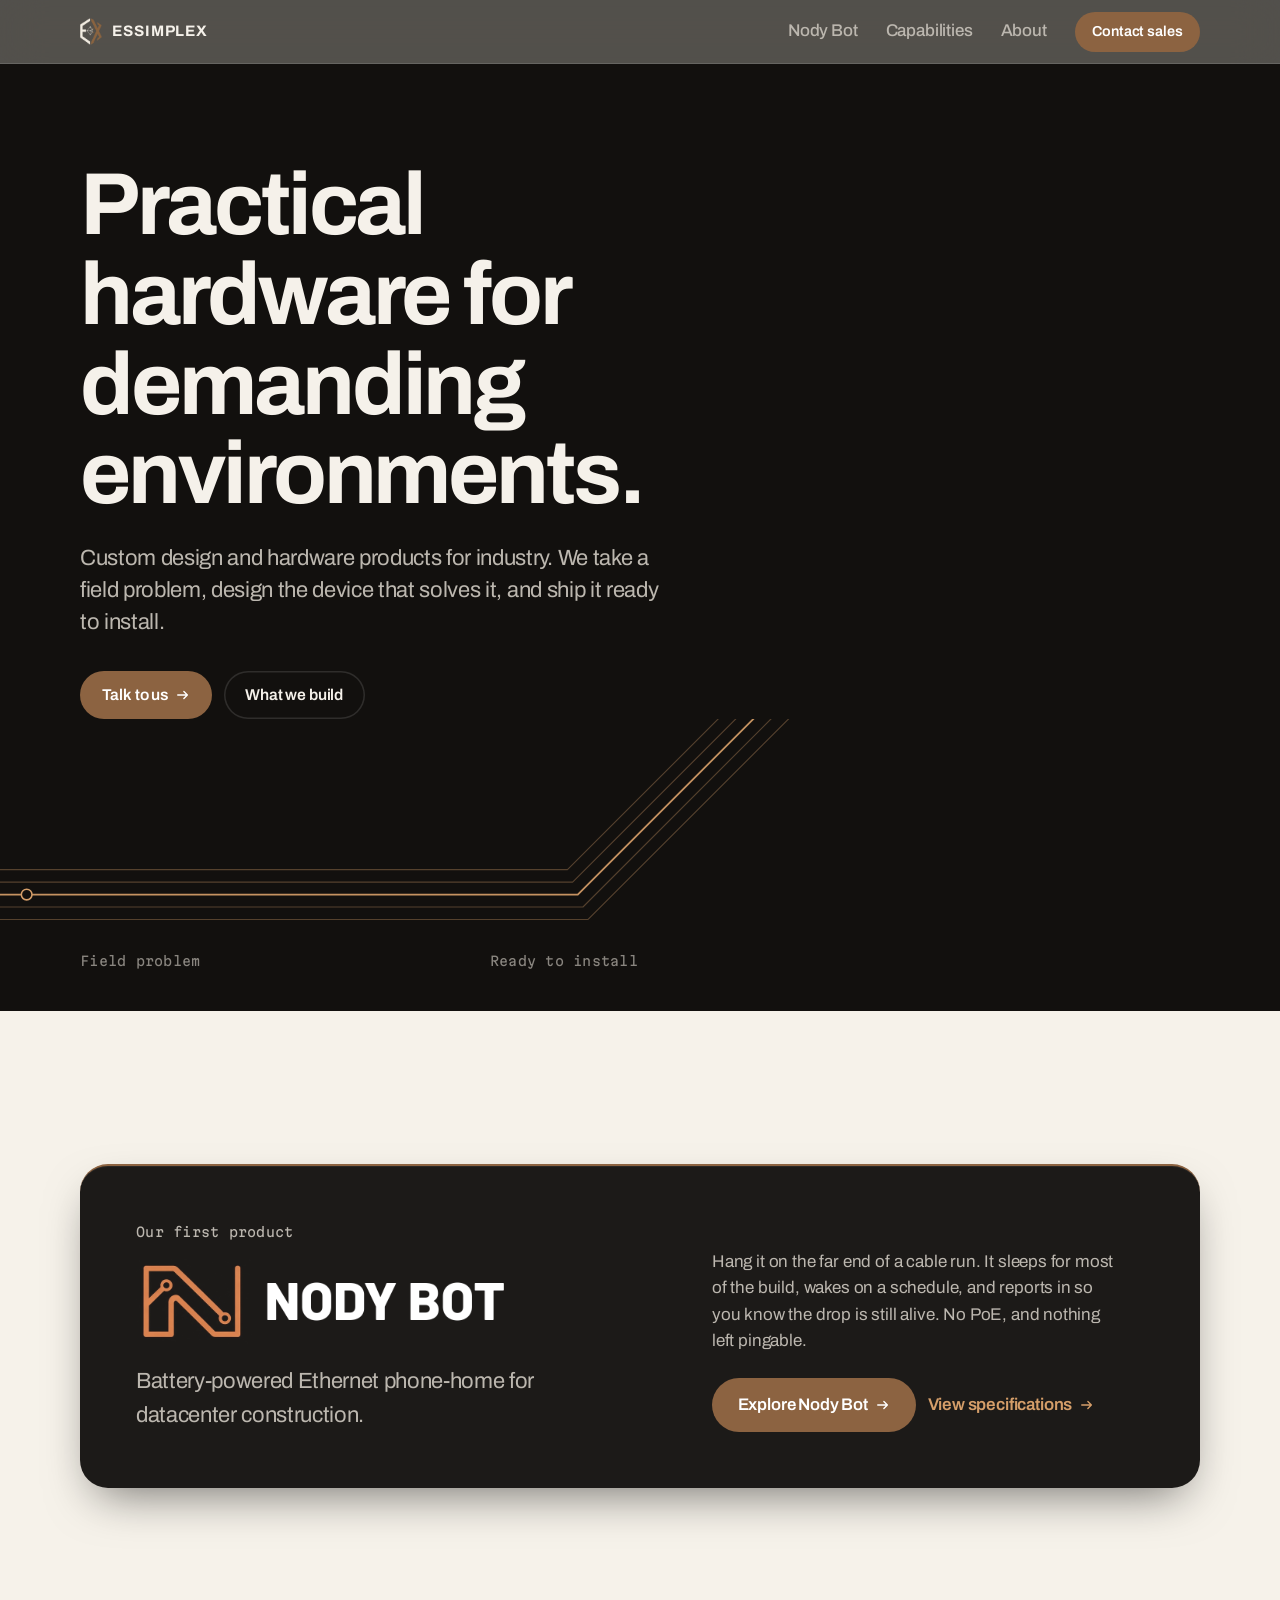
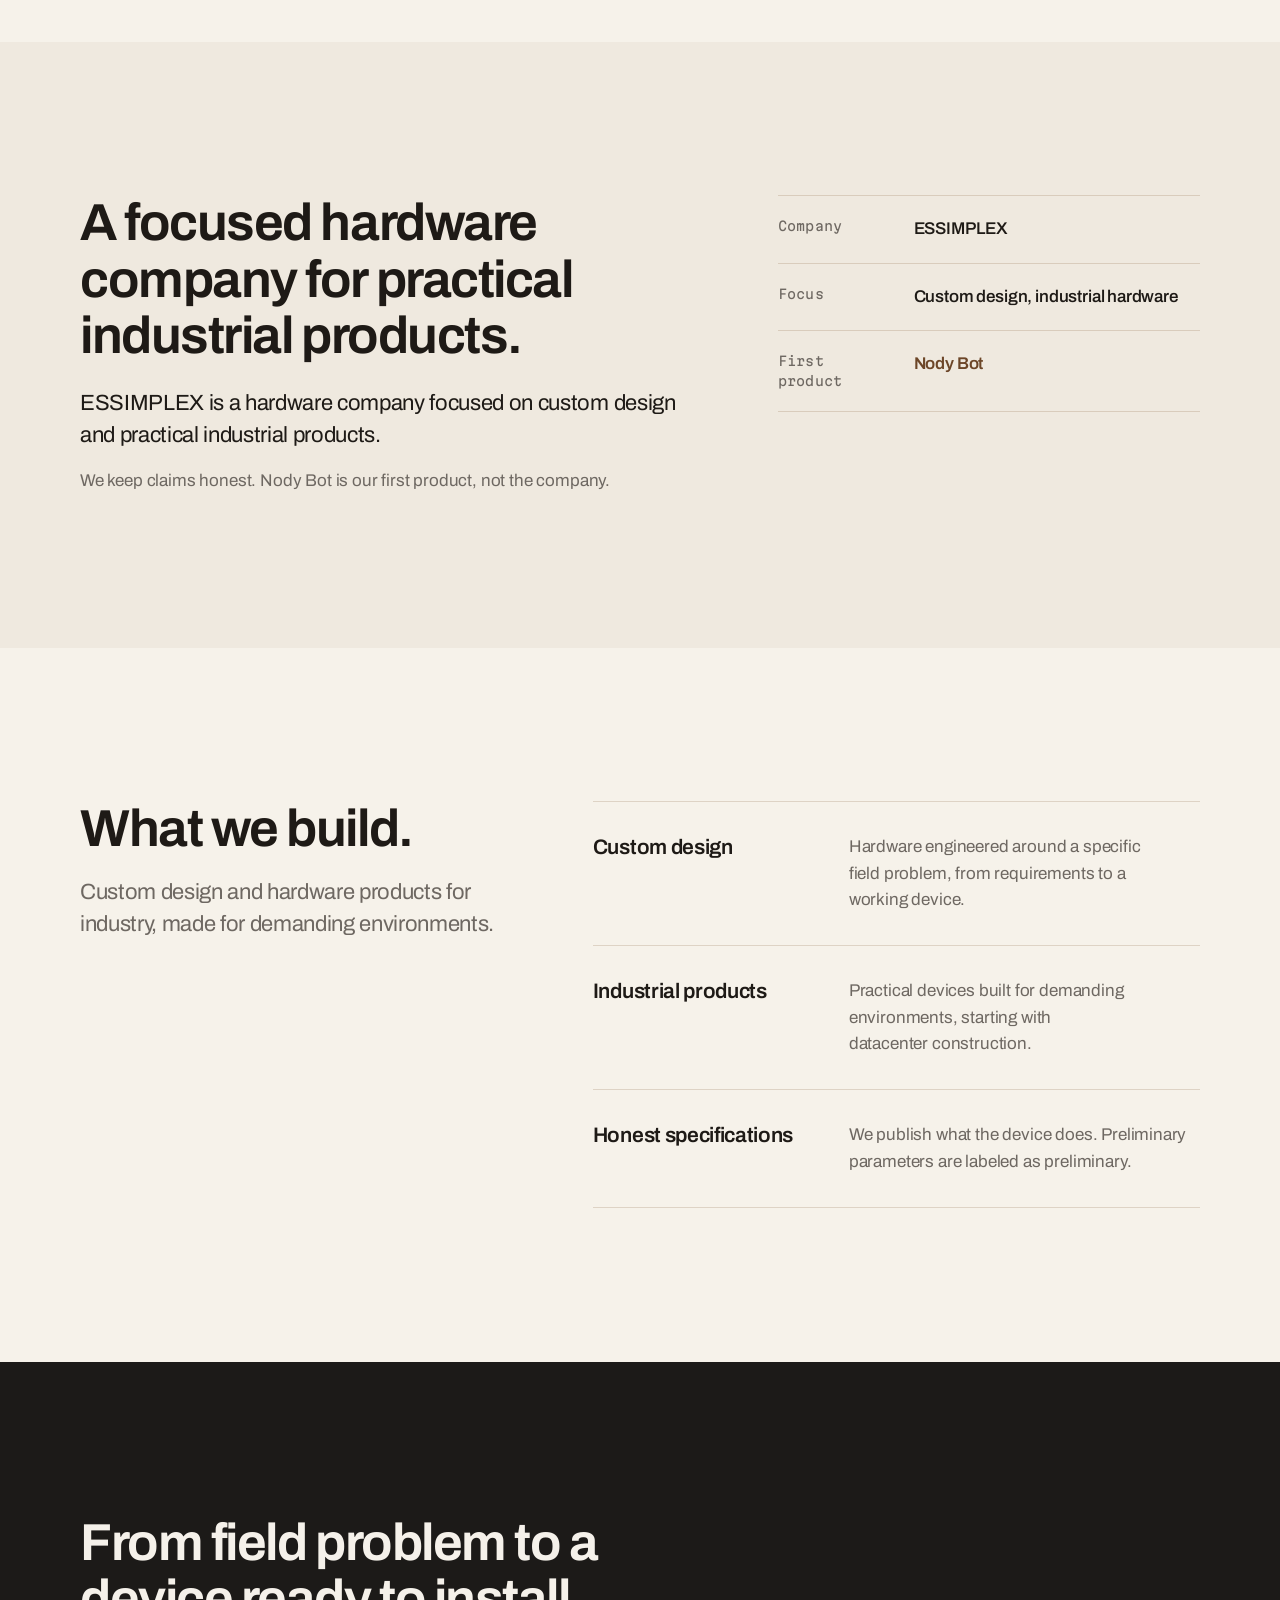
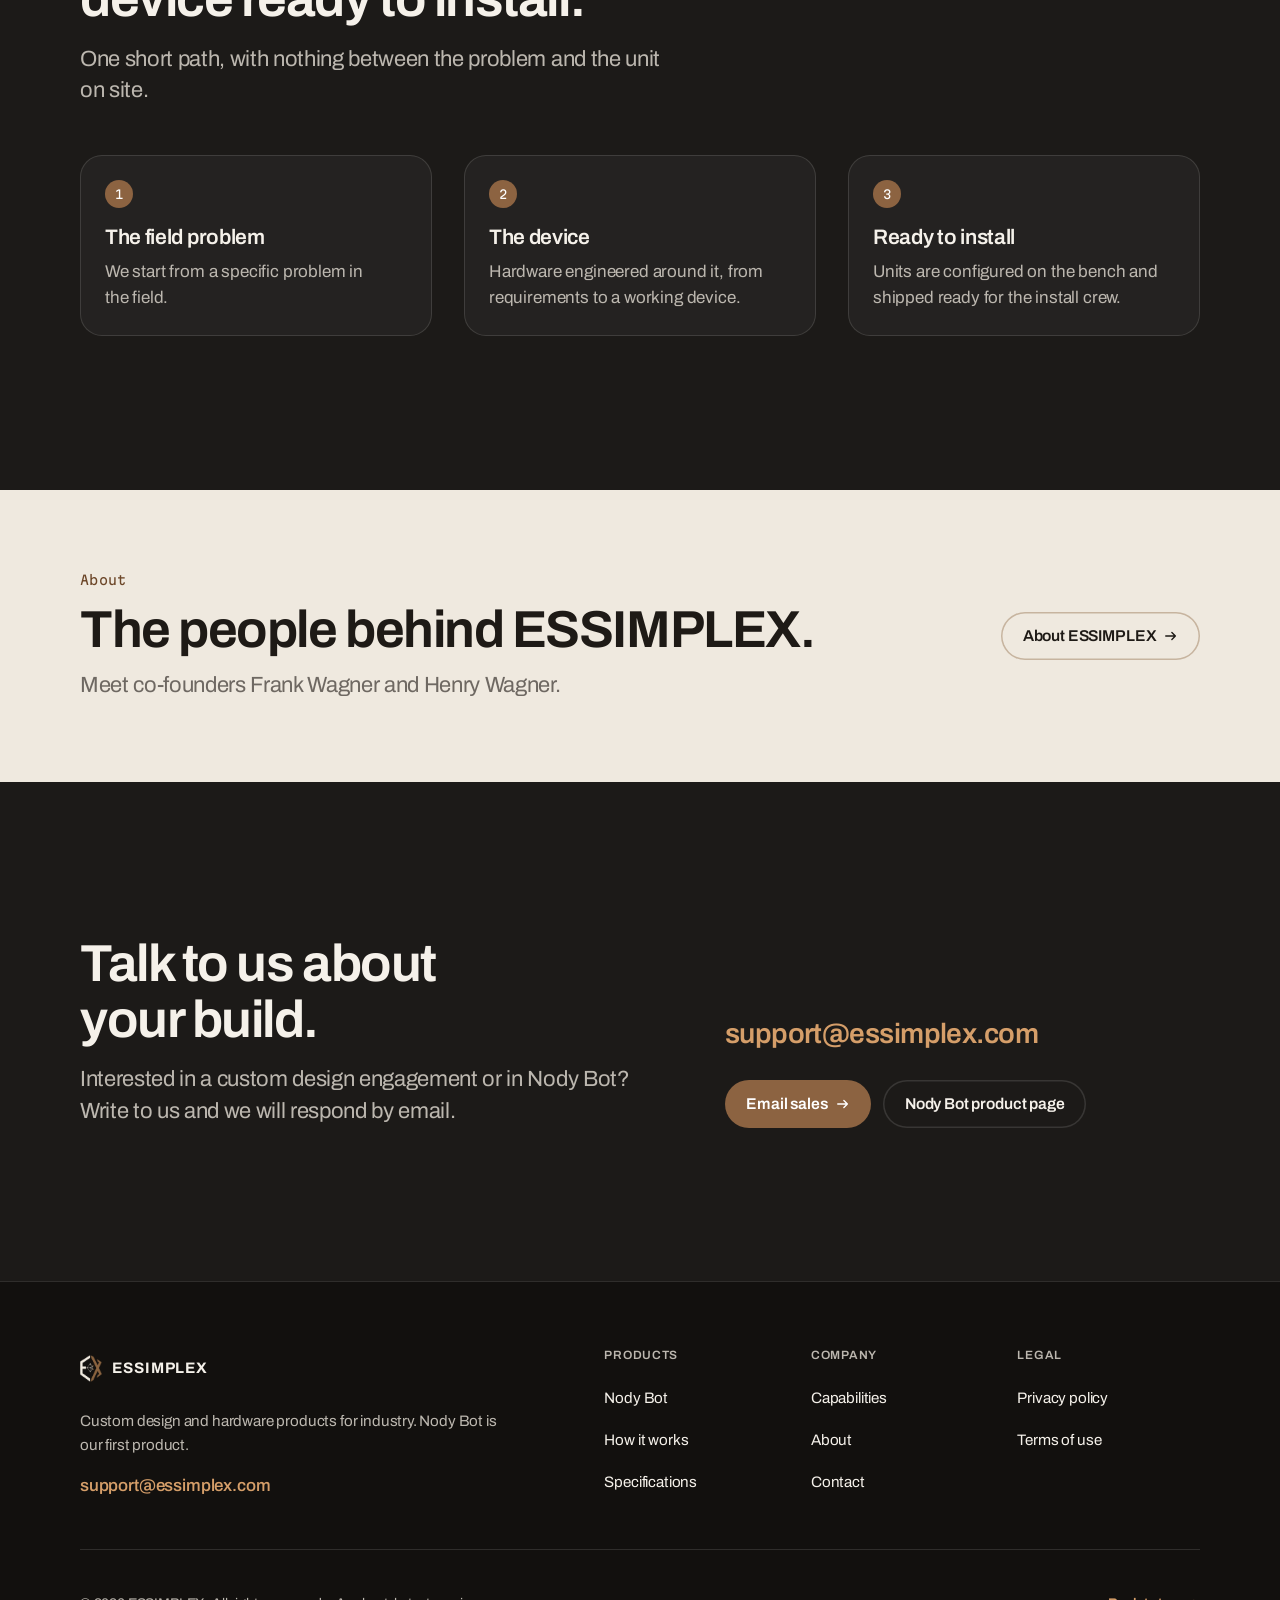
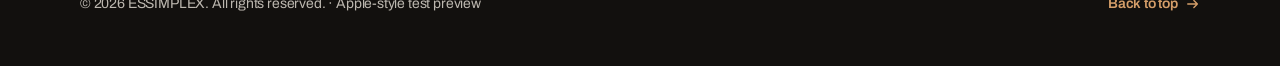
<file: index.html>
<!DOCTYPE html>
<html lang="en" class="no-js">
<head>
  <meta charset="utf-8" />
  <meta name="viewport" content="width=device-width, initial-scale=1" />
  <title>ESSIMPLEX | Custom design and hardware products for industry</title>
  <meta name="description" content="ESSIMPLEX designs and builds practical hardware for demanding environments: custom design and hardware products for industry, starting with Nody Bot." />
  <link rel="canonical" href="https://essimplex.com/" />
  <meta name="theme-color" content="#121110" />
  <link rel="icon" href="assets/favicon-32.png" type="image/png" sizes="32x32" />
  <link rel="icon" href="assets/favicon-16.png" type="image/png" sizes="16x16" />
  <link rel="apple-touch-icon" href="assets/apple-touch-icon.png" sizes="180x180" />
  <link rel="preload" href="assets/fonts/archivo-var.woff2" as="font" type="font/woff2" crossorigin />
  <link rel="preload" href="assets/fonts/martian-mono.woff2" as="font" type="font/woff2" crossorigin />
  <link rel="stylesheet" href="styles.css?v=20261030b" />
  <script>document.documentElement.className = document.documentElement.className.replace("no-js", "js");</script>
  <script src="app.js?v=20261030b" defer></script>
</head>
<body class="page-home">
  <a class="skip-link" href="#main">Skip to content</a>
  <header class="site-header" id="site-header">
    <div class="wrap header-inner">
      <a class="brand" href="index.html" aria-label="ESSIMPLEX home">
        <img src="assets/essimplex-mark-sm-light.png" width="26" height="32" alt="" />
        <span class="brand-name">ESSIMPLEX</span>
      </a>
      <button type="button" class="nav-toggle" id="nav-toggle" aria-expanded="false" aria-controls="primary-nav">
        <span class="nav-toggle__bars" aria-hidden="true"></span><span class="nav-toggle__label">Menu</span>
      </button>
      <nav class="nav" id="primary-nav" aria-label="Primary">
        <ul class="nav__list"><li><a href="nody-bot.html">Nody Bot</a></li><li><a href="#capabilities">Capabilities</a></li><li><a href="about.html">About</a></li></ul>
        <a class="btn btn--primary btn--sm nav__cta" href="mailto:support@essimplex.com?subject=ESSIMPLEX%20inquiry">Contact sales</a>
      </nav>
    </div>
  </header>

  <main id="main">
    <section class="hero hero--home ground-dark" aria-labelledby="hero-heading">
      <div class="wrap hero__content">
        <div class="hero__copy">
          <h1 class="display" id="hero-heading">Practical hardware for demanding environments.</h1>
          <p class="hero__descriptor">Custom design and hardware products for industry. We take a field problem, design the device that solves it, and ship it ready to install.</p>
          <div class="actions">
            <a class="btn btn--primary" href="mailto:support@essimplex.com?subject=ESSIMPLEX%20inquiry">Talk to us <svg class="ico-arrow" viewBox="0 0 16 16" aria-hidden="true" focusable="false"><path d="M2 8h11M9 4l4 4-4 4" fill="none" stroke="currentColor" stroke-width="1.6" stroke-linecap="round" stroke-linejoin="round"/></svg></a>
            <a class="btn btn--ghost" href="#capabilities">What we build</a>
          </div>
        </div>
      </div>
      <div class="wires wires--home" data-wires role="img" aria-label="Illustration: a bundle of parallel wires running from a field problem to a finished device, with short pulses of light travelling along the wires.">
        <svg class="w-narrow" viewBox="0 88 400 152" preserveAspectRatio="xMidYMid slice" aria-hidden="true" focusable="false"><path class="w-line" d="M-60.0,223.0 L127.5,223.0 L217.5,133.0 L470.0,133.0"/><path class="w-line" d="M-60.0,214.0 L123.7,214.0 L213.7,124.0 L470.0,124.0"/><path class="w-main" d="M-60.0,205.0 L120.0,205.0 L210.0,115.0 L470.0,115.0"/><path class="w-line" d="M-60.0,196.0 L116.3,196.0 L206.3,106.0 L470.0,106.0"/><path class="w-line" d="M-60.0,187.0 L112.5,187.0 L202.5,97.0 L470.0,97.0"/><path class="w-pulse w-pulse--s" style="--end:-647;--po:1.0;animation-duration:7.4s;animation-delay:1.6s" d="M-60.0,223.0 L127.5,223.0 L217.5,133.0 L470.0,133.0"/><path class="w-pulse w-pulse--s" style="--end:-647;--po:1.0;animation-duration:5.6s;animation-delay:4.1s" d="M-60.0,214.0 L123.7,214.0 L213.7,124.0 L470.0,124.0"/><path class="w-pulse" style="--end:-647;--po:1.0;animation-duration:8.8s;animation-delay:0.8s" d="M-60.0,205.0 L120.0,205.0 L210.0,115.0 L470.0,115.0"/><path class="w-pulse w-pulse--s" style="--end:-647;--po:1.0;animation-duration:6.2s;animation-delay:5.6s" d="M-60.0,196.0 L116.3,196.0 L206.3,106.0 L470.0,106.0"/><path class="w-pulse w-pulse--s" style="--end:-647;--po:1.0;animation-duration:9.6s;animation-delay:2.9s" d="M-60.0,187.0 L112.5,187.0 L202.5,97.0 L470.0,97.0"/><circle class="w-pad" cx="24" cy="205" r="5"/><circle class="w-pad" cx="376" cy="115" r="5"/></svg><svg class="w-mid" viewBox="0 0 1200 230" preserveAspectRatio="xMidYMid slice" aria-hidden="true" focusable="false"><path class="w-line" d="M-100.0,209.0 L439.9,209.0 L549.9,99.0 L1300.0,99.0"/><path class="w-line" d="M-100.0,197.0 L435.0,197.0 L545.0,87.0 L1300.0,87.0"/><path class="w-main" d="M-100.0,185.0 L430.0,185.0 L540.0,75.0 L1300.0,75.0"/><path class="w-line" d="M-100.0,173.0 L425.0,173.0 L535.0,63.0 L1300.0,63.0"/><path class="w-line" d="M-100.0,161.0 L420.1,161.0 L530.1,51.0 L1300.0,51.0"/><path class="w-pulse w-pulse--s" style="--end:-1526;--po:1.0;animation-duration:5.6s;animation-delay:4.1s" d="M-100.0,209.0 L439.9,209.0 L549.9,99.0 L1300.0,99.0"/><path class="w-pulse w-pulse--s" style="--end:-1526;--po:1.0;animation-duration:8.8s;animation-delay:0.8s" d="M-100.0,197.0 L435.0,197.0 L545.0,87.0 L1300.0,87.0"/><path class="w-pulse" style="--end:-1526;--po:1.0;animation-duration:6.2s;animation-delay:5.6s" d="M-100.0,185.0 L430.0,185.0 L540.0,75.0 L1300.0,75.0"/><path class="w-pulse w-pulse--s" style="--end:-1526;--po:1.0;animation-duration:9.6s;animation-delay:2.9s" d="M-100.0,173.0 L425.0,173.0 L535.0,63.0 L1300.0,63.0"/><path class="w-pulse w-pulse--s" style="--end:-1526;--po:1.0;animation-duration:5.1s;animation-delay:7.2s" d="M-100.0,161.0 L420.1,161.0 L530.1,51.0 L1300.0,51.0"/><circle class="w-pad" cx="40" cy="185" r="7"/><circle class="w-pad" cx="1160" cy="75" r="7"/></svg><svg class="w-wide" viewBox="0 0 1440 520" preserveAspectRatio="xMaxYMax slice" aria-hidden="true" focusable="false"><path class="w-line w-faint" d="M1900.0,52.0 L1267.0,52.0 L1210.0,-5.0 L1210.0,-400.0"/><path class="w-line w-faint" d="M1900.0,64.0 L1262.0,64.0 L1198.0,0.0 L1198.0,-400.0"/><path class="w-line w-faint" d="M1900.0,76.0 L1257.0,76.0 L1186.0,5.0 L1186.0,-400.0"/><path class="w-line" d="M-300.0,498.0 L661.6,498.0 L961.6,198.0 L1900.0,198.0"/><path class="w-line" d="M-300.0,484.0 L655.8,484.0 L955.8,184.0 L1900.0,184.0"/><path class="w-main" d="M-300.0,470.0 L650.0,470.0 L950.0,170.0 L1900.0,170.0"/><path class="w-line" d="M-300.0,456.0 L644.2,456.0 L944.2,156.0 L1900.0,156.0"/><path class="w-line" d="M-300.0,442.0 L638.4,442.0 L938.4,142.0 L1900.0,142.0"/><path class="w-pulse w-pulse--s" style="--end:-1189;--po:0.5;animation-duration:5.1s;animation-delay:7.2s" d="M1900.0,52.0 L1267.0,52.0 L1210.0,-5.0 L1210.0,-400.0"/><path class="w-pulse" style="--end:-1209;--po:0.5;animation-duration:7.9s;animation-delay:3.4s" d="M1900.0,64.0 L1262.0,64.0 L1198.0,0.0 L1198.0,-400.0"/><path class="w-pulse w-pulse--s" style="--end:-1228;--po:0.5;animation-duration:6.8s;animation-delay:6.1s" d="M1900.0,76.0 L1257.0,76.0 L1186.0,5.0 L1186.0,-400.0"/><path class="w-pulse w-pulse--s" style="--end:-2404;--po:1.0;animation-duration:7.4s;animation-delay:1.6s" d="M-300.0,498.0 L661.6,498.0 L961.6,198.0 L1900.0,198.0"/><path class="w-pulse w-pulse--s" style="--end:-2404;--po:1.0;animation-duration:5.6s;animation-delay:4.1s" d="M-300.0,484.0 L655.8,484.0 L955.8,184.0 L1900.0,184.0"/><path class="w-pulse" style="--end:-2404;--po:1.0;animation-duration:8.8s;animation-delay:0.8s" d="M-300.0,470.0 L650.0,470.0 L950.0,170.0 L1900.0,170.0"/><path class="w-pulse w-pulse--s" style="--end:-2404;--po:1.0;animation-duration:6.2s;animation-delay:5.6s" d="M-300.0,456.0 L644.2,456.0 L944.2,156.0 L1900.0,156.0"/><path class="w-pulse w-pulse--s" style="--end:-2404;--po:1.0;animation-duration:9.6s;animation-delay:2.9s" d="M-300.0,442.0 L638.4,442.0 L938.4,142.0 L1900.0,142.0"/><circle class="w-pad" cx="1410" cy="170" r="6"/></svg><svg class="w-wide w-wide--l" viewBox="0 0 1440 520" preserveAspectRatio="xMinYMax slice" aria-hidden="true" focusable="false"><circle class="w-pad" cx="30" cy="470" r="6"/></svg>
      </div>
      <div class="wrap">
        <p class="wires-legend reading" aria-hidden="true"><span>Field problem</span><span>Ready to install</span></p>
      </div>
    </section>

    <section class="section feature ground-paper" id="nody-bot" aria-labelledby="nb-heading">
      <div class="wrap">
        <div class="feature__panel ground-dark-2">
          <div class="feature__main">
            <p class="reading feature__kicker">Our first product</p>
            <h2 class="feature__title" id="nb-heading"><img src="assets/nody-bot-lockup-transparent.png" width="1080" height="220" alt="Nody Bot" /></h2>
            <p class="feature__lede">Battery-powered Ethernet phone-home for datacenter construction.</p>
          </div>
          <div class="feature__side">
            <p>Hang it on the far end of a cable run. It sleeps for most of the build, wakes on a schedule, and reports in so you know the drop is still alive. No PoE, and nothing left pingable.</p>
            <div class="actions">
              <a class="btn btn--primary btn--lg" href="nody-bot.html">Explore Nody Bot <svg class="ico-arrow" viewBox="0 0 16 16" aria-hidden="true" focusable="false"><path d="M2 8h11M9 4l4 4-4 4" fill="none" stroke="currentColor" stroke-width="1.6" stroke-linecap="round" stroke-linejoin="round"/></svg></a>
              <a class="text-link" href="nody-bot.html#specs">View specifications <svg class="ico-arrow" viewBox="0 0 16 16" aria-hidden="true" focusable="false"><path d="M2 8h11M9 4l4 4-4 4" fill="none" stroke="currentColor" stroke-width="1.6" stroke-linecap="round" stroke-linejoin="round"/></svg></a>
            </div>
          </div>
        </div>
      </div>
    </section>

    <section class="section ground-paper-2" id="company" aria-labelledby="about-heading">
      <div class="wrap split">
        <div class="split__copy">
          <h2 class="h2" id="about-heading">A focused hardware company for practical industrial products.</h2>
          <p class="lede" style="color:var(--text)">ESSIMPLEX is a hardware company focused on custom design and practical industrial products.</p>
          <p>We keep claims honest. Nody Bot is our first product, not the company.</p>
        </div>
        <dl class="facts">
          <div><dt class="reading">Company</dt><dd>ESSIMPLEX</dd></div>
          <div><dt class="reading">Focus</dt><dd>Custom design, industrial hardware</dd></div>
          <div><dt class="reading">First product</dt><dd><a href="nody-bot.html">Nody Bot</a></dd></div>
        </dl>
      </div>
    </section>

    <section class="section ground-paper" id="capabilities" aria-labelledby="cap-heading">
      <div class="wrap caps">
        <div class="caps__head">
          <h2 class="h2" id="cap-heading">What we build.</h2>
          <p class="lede muted">Custom design and hardware products for industry, made for demanding environments.</p>
        </div>
        <ul class="ruled" role="list">
          <li class="ruled__row"><h3 class="h3">Custom design</h3><p>Hardware engineered around a specific field problem, from requirements to a working device.</p></li>
          <li class="ruled__row"><h3 class="h3">Industrial products</h3><p>Practical devices built for demanding environments, starting with datacenter construction.</p></li>
          <li class="ruled__row"><h3 class="h3">Honest specifications</h3><p>We publish what the device does. Preliminary parameters are labeled as preliminary.</p></li>
        </ul>
      </div>
    </section>

    <section class="section ground-dark-2" id="approach" aria-labelledby="approach-heading">
      <div class="wrap">
        <div class="section-head section-head--split">
          <h2 class="h2" id="approach-heading">From field problem to a device ready to install.</h2>
          <p class="lede muted">One short path, with nothing between the problem and the unit on site.</p>
        </div>
        <ol class="steps3" role="list">
          <li class="prov__item"><span class="reading" aria-hidden="true">1</span><div><h3 class="h3">The field problem</h3><p>We start from a specific problem in the field.</p></div></li>
          <li class="prov__item"><span class="reading" aria-hidden="true">2</span><div><h3 class="h3">The device</h3><p>Hardware engineered around it, from requirements to a working device.</p></div></li>
          <li class="prov__item"><span class="reading" aria-hidden="true">3</span><div><h3 class="h3">Ready to install</h3><p>Units are configured on the bench and shipped ready for the install crew.</p></div></li>
        </ol>
      </div>
    </section>

    <section class="section section--tight ground-paper-2" id="people" aria-labelledby="people-heading">
      <div class="wrap teaser">
        <div class="teaser__copy">
          <p class="reading teaser__kicker">About</p>
          <h2 class="h2" id="people-heading">The people behind ESSIMPLEX.</h2>
          <p class="lede muted">Meet co-founders Frank Wagner and Henry Wagner.</p>
        </div>
        <div class="teaser__action">
          <a class="btn btn--ghost" href="about.html">About ESSIMPLEX <svg class="ico-arrow" viewBox="0 0 16 16" aria-hidden="true" focusable="false"><path d="M2 8h11M9 4l4 4-4 4" fill="none" stroke="currentColor" stroke-width="1.6" stroke-linecap="round" stroke-linejoin="round"/></svg></a>
        </div>
      </div>
    </section>

    <section class="close ground-dark-2" id="contact" aria-labelledby="contact-heading">
      <div class="wrap close__grid">
        <div class="close__copy">
          <h2 class="h2" id="contact-heading">Talk to us about your build.</h2>
          <p class="lede on-dark-2 muted">Interested in a custom design engagement or in Nody Bot? Write to us and we will respond by email.</p>
        </div>
        <div class="close__action">
          <a class="close__mail" href="mailto:support@essimplex.com?subject=ESSIMPLEX%20inquiry">support@essimplex.com</a>
          <div class="actions">
            <a class="btn btn--primary" href="mailto:support@essimplex.com?subject=ESSIMPLEX%20inquiry">Email sales <svg class="ico-arrow" viewBox="0 0 16 16" aria-hidden="true" focusable="false"><path d="M2 8h11M9 4l4 4-4 4" fill="none" stroke="currentColor" stroke-width="1.6" stroke-linecap="round" stroke-linejoin="round"/></svg></a>
            <a class="btn btn--ghost" href="nody-bot.html">Nody Bot product page</a>
          </div>
        </div>
      </div>
    </section>
  </main>

  <footer class="site-footer ground-dark">
    <div class="wrap">
      <div class="footer__top">
        <div class="footer__brand">
          <a class="brand" href="index.html" aria-label="ESSIMPLEX home">
            <img src="assets/essimplex-mark-sm-light.png" width="26" height="32" alt="" loading="lazy" />
            <span class="brand-name">ESSIMPLEX</span>
          </a>
          <p>Custom design and hardware products for industry. Nody Bot is our first product.</p>
          <a class="footer__mail" href="mailto:support@essimplex.com?subject=ESSIMPLEX%20inquiry">support@essimplex.com</a>
        </div>
        <div class="footer__cols">
          <nav class="footer__col" aria-label="Products">
            <h2>Products</h2>
            <ul>
              <li><a href="nody-bot.html">Nody Bot</a></li>
              <li><a href="nody-bot.html#how">How it works</a></li>
              <li><a href="nody-bot.html#specs">Specifications</a></li>
            </ul>
          </nav>
          <nav class="footer__col" aria-label="Company">
            <h2>Company</h2>
            <ul>
              <li><a href="index.html#capabilities">Capabilities</a></li>
              <li><a href="about.html">About</a></li>
              <li><a href="index.html#contact">Contact</a></li>
            </ul>
          </nav>
          <nav class="footer__col" aria-label="Legal">
            <h2>Legal</h2>
            <ul>
              <li><a href="privacy.html">Privacy policy</a></li>
              <li><a href="terms.html">Terms of use</a></li>
            </ul>
          </nav>
        </div>
      </div>
      <div class="footer__bottom">
        <p>&copy; 2026 ESSIMPLEX. All rights reserved. · Apple-style test preview</p>
        <a class="text-link" href="#main">Back to top <svg class="ico-arrow" viewBox="0 0 16 16" aria-hidden="true" focusable="false"><path d="M2 8h11M9 4l4 4-4 4" fill="none" stroke="currentColor" stroke-width="1.6" stroke-linecap="round" stroke-linejoin="round"/></svg></a>
      </div>
    </div>
  </footer>
</body>
</html>
</file>
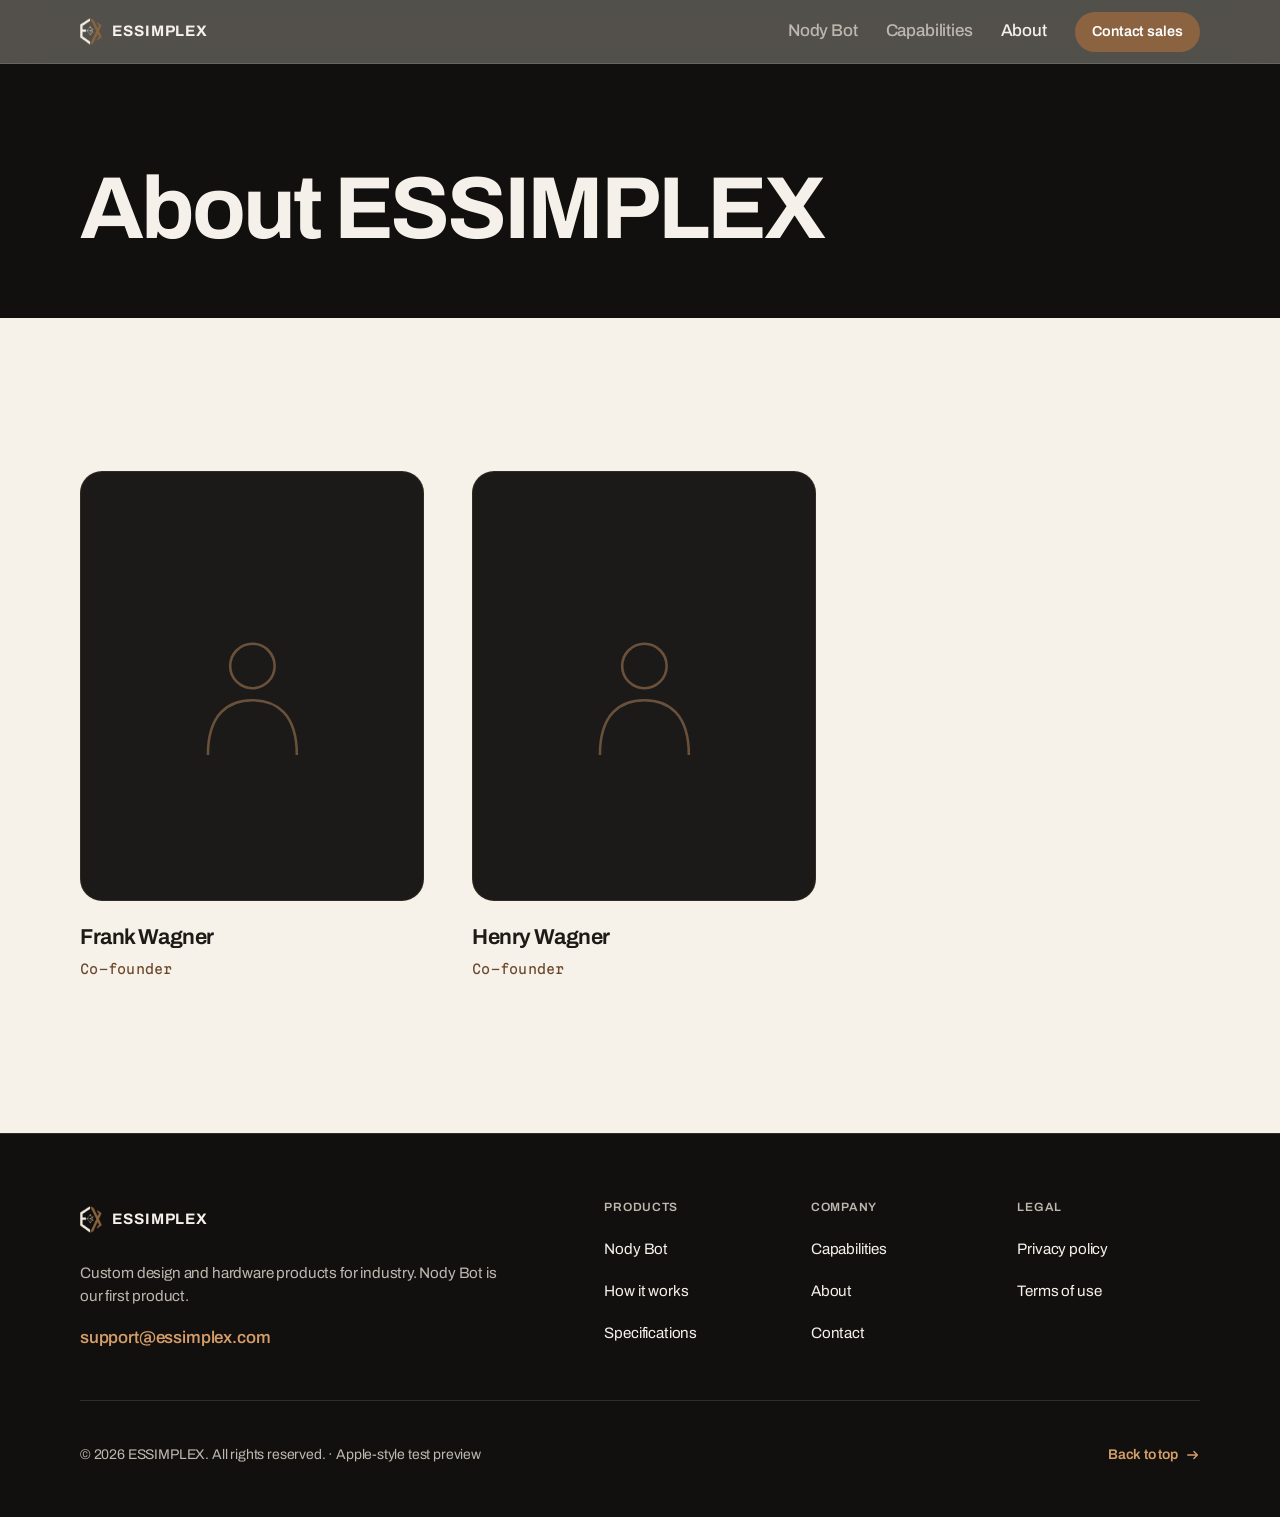
<file: about.html>
<!DOCTYPE html>
<html lang="en" class="no-js">
<head>
  <meta charset="utf-8" />
  <meta name="viewport" content="width=device-width, initial-scale=1" />
  <title>About | ESSIMPLEX</title>
  <meta name="description" content="About ESSIMPLEX and its co-founders, Frank Wagner and Henry Wagner." />
  <link rel="canonical" href="https://essimplex.com/about.html" />
  <meta name="theme-color" content="#121110" />
  <link rel="icon" href="assets/favicon-32.png" type="image/png" sizes="32x32" />
  <link rel="icon" href="assets/favicon-16.png" type="image/png" sizes="16x16" />
  <link rel="apple-touch-icon" href="assets/apple-touch-icon.png" sizes="180x180" />
  <link rel="preload" href="assets/fonts/archivo-var.woff2" as="font" type="font/woff2" crossorigin />
  <link rel="preload" href="assets/fonts/martian-mono.woff2" as="font" type="font/woff2" crossorigin />
  <link rel="stylesheet" href="styles.css?v=20261030b" />
  <script>document.documentElement.className = document.documentElement.className.replace("no-js", "js");</script>
  <script src="app.js?v=20261030b" defer></script>
</head>
<body class="page-about">
  <a class="skip-link" href="#main">Skip to content</a>
  <header class="site-header" id="site-header">
    <div class="wrap header-inner">
      <a class="brand" href="index.html" aria-label="ESSIMPLEX home">
        <img src="assets/essimplex-mark-sm-light.png" width="26" height="32" alt="" />
        <span class="brand-name">ESSIMPLEX</span>
      </a>
      <button type="button" class="nav-toggle" id="nav-toggle" aria-expanded="false" aria-controls="primary-nav">
        <span class="nav-toggle__bars" aria-hidden="true"></span><span class="nav-toggle__label">Menu</span>
      </button>
      <nav class="nav" id="primary-nav" aria-label="Primary">
        <ul class="nav__list"><li><a href="nody-bot.html">Nody Bot</a></li><li><a href="index.html#capabilities">Capabilities</a></li><li><a href="about.html" aria-current="page">About</a></li></ul>
        <a class="btn btn--primary btn--sm nav__cta" href="mailto:support@essimplex.com?subject=ESSIMPLEX%20inquiry">Contact sales</a>
      </nav>
    </div>
  </header>

  <main id="main">
    <section class="page-head ground-dark" aria-labelledby="page-heading">
      <div class="wrap">
        <h1 class="display" id="page-heading">About ESSIMPLEX</h1>
      </div>
    </section>
    <section class="about ground-paper" aria-label="Co-founders">
      <div class="wrap">
        <div class="people">
        <article class="person" aria-labelledby="frank-wagner-name">
          <div class="person__photo person__photo--empty" role="img" aria-label="Photo of Frank Wagner — coming soon"><svg viewBox="0 0 80 100" aria-hidden="true" focusable="false"><circle cx="40" cy="38" r="13"/><path d="M14 90 C14 66 26 58 40 58 C54 58 66 66 66 90"/></svg></div>
          <h2 class="person__name" id="frank-wagner-name">Frank Wagner</h2>
          <p class="person__title reading">Co-founder</p>
          <!-- INTRO: paste introduction here (replace this comment with <p class="person__intro">...</p>) -->
        </article>
        <article class="person" aria-labelledby="henry-wagner-name">
          <div class="person__photo person__photo--empty" role="img" aria-label="Photo of Henry Wagner — coming soon"><svg viewBox="0 0 80 100" aria-hidden="true" focusable="false"><circle cx="40" cy="38" r="13"/><path d="M14 90 C14 66 26 58 40 58 C54 58 66 66 66 90"/></svg></div>
          <h2 class="person__name" id="henry-wagner-name">Henry Wagner</h2>
          <p class="person__title reading">Co-founder</p>
          <!-- INTRO: paste introduction here (replace this comment with <p class="person__intro">...</p>) -->
        </article>
        </div>
      </div>
    </section>
  </main>

  <footer class="site-footer ground-dark">
    <div class="wrap">
      <div class="footer__top">
        <div class="footer__brand">
          <a class="brand" href="index.html" aria-label="ESSIMPLEX home">
            <img src="assets/essimplex-mark-sm-light.png" width="26" height="32" alt="" loading="lazy" />
            <span class="brand-name">ESSIMPLEX</span>
          </a>
          <p>Custom design and hardware products for industry. Nody Bot is our first product.</p>
          <a class="footer__mail" href="mailto:support@essimplex.com?subject=ESSIMPLEX%20inquiry">support@essimplex.com</a>
        </div>
        <div class="footer__cols">
          <nav class="footer__col" aria-label="Products">
            <h2>Products</h2>
            <ul>
              <li><a href="nody-bot.html">Nody Bot</a></li>
              <li><a href="nody-bot.html#how">How it works</a></li>
              <li><a href="nody-bot.html#specs">Specifications</a></li>
            </ul>
          </nav>
          <nav class="footer__col" aria-label="Company">
            <h2>Company</h2>
            <ul>
              <li><a href="index.html#capabilities">Capabilities</a></li>
              <li><a href="about.html">About</a></li>
              <li><a href="index.html#contact">Contact</a></li>
            </ul>
          </nav>
          <nav class="footer__col" aria-label="Legal">
            <h2>Legal</h2>
            <ul>
              <li><a href="privacy.html">Privacy policy</a></li>
              <li><a href="terms.html">Terms of use</a></li>
            </ul>
          </nav>
        </div>
      </div>
      <div class="footer__bottom">
        <p>&copy; 2026 ESSIMPLEX. All rights reserved. · Apple-style test preview</p>
        <a class="text-link" href="#main">Back to top <svg class="ico-arrow" viewBox="0 0 16 16" aria-hidden="true" focusable="false"><path d="M2 8h11M9 4l4 4-4 4" fill="none" stroke="currentColor" stroke-width="1.6" stroke-linecap="round" stroke-linejoin="round"/></svg></a>
      </div>
    </div>
  </footer>
</body>
</html>
</file>
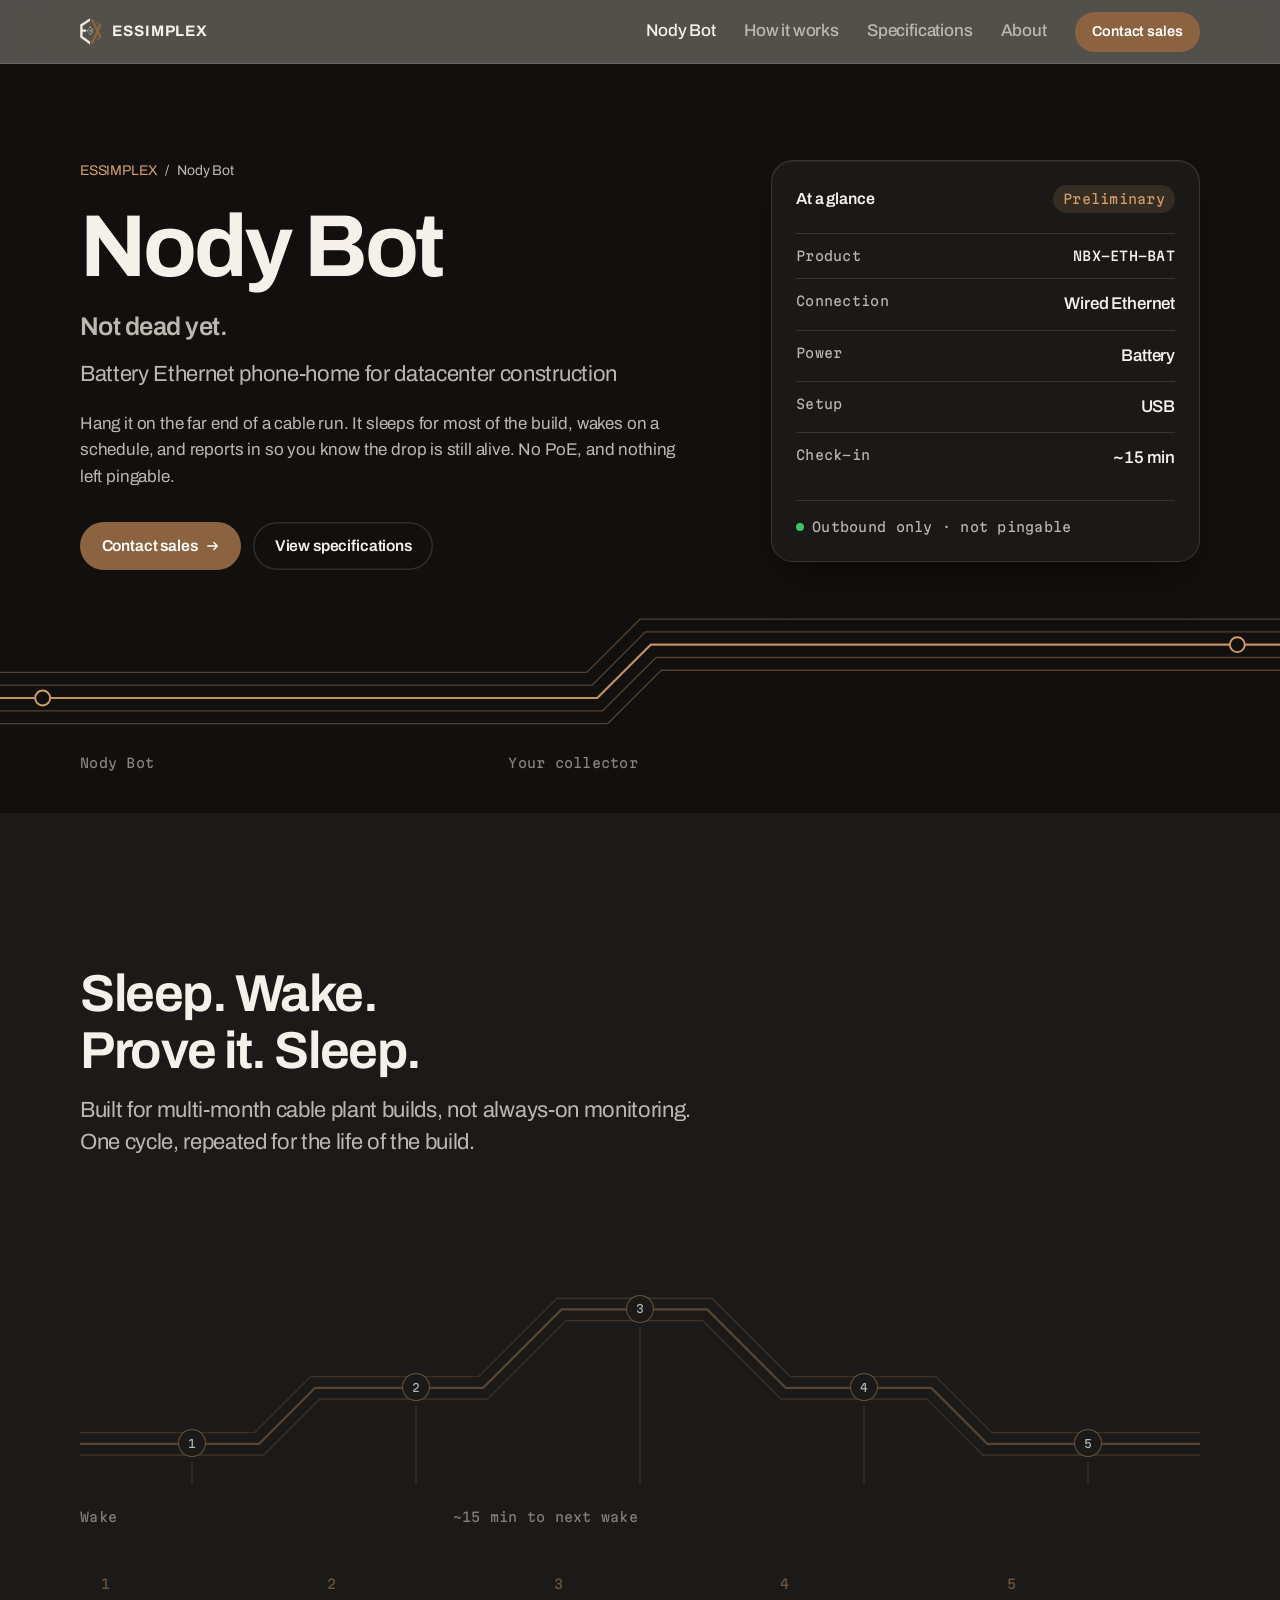
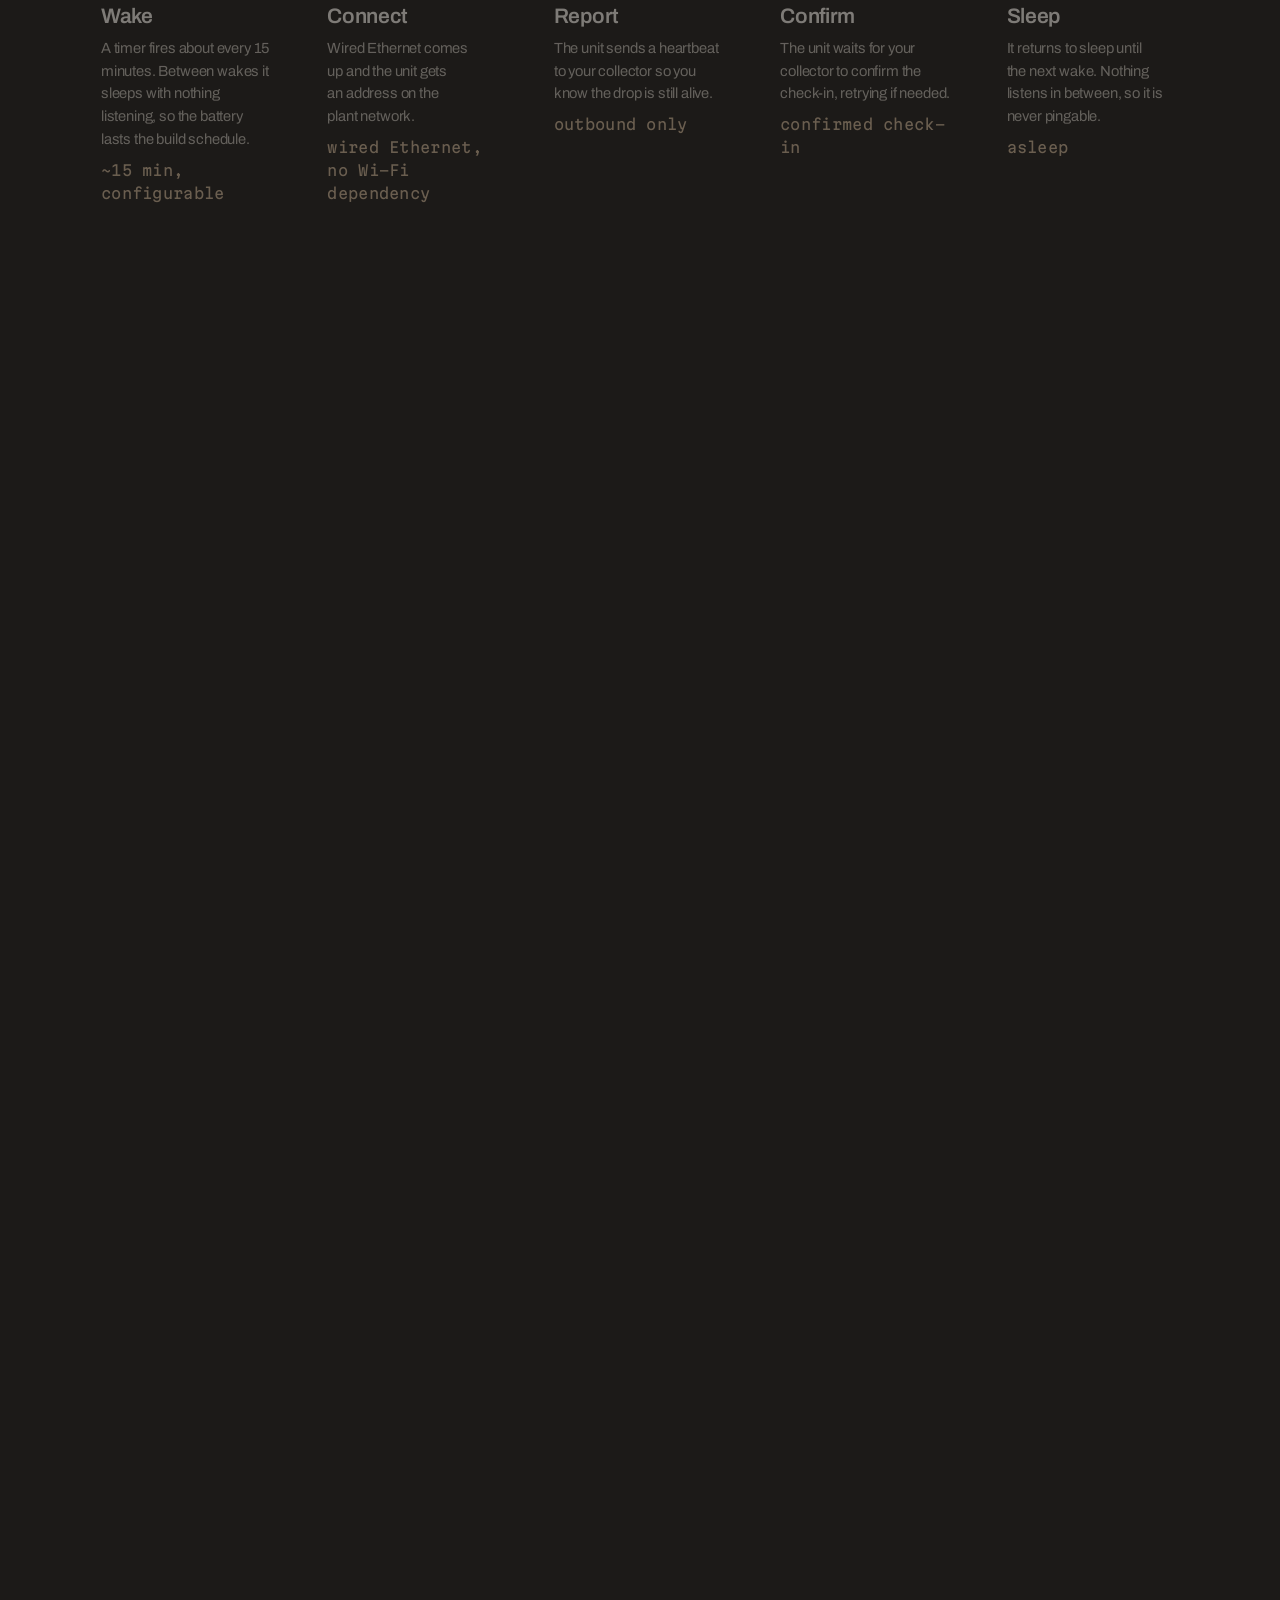
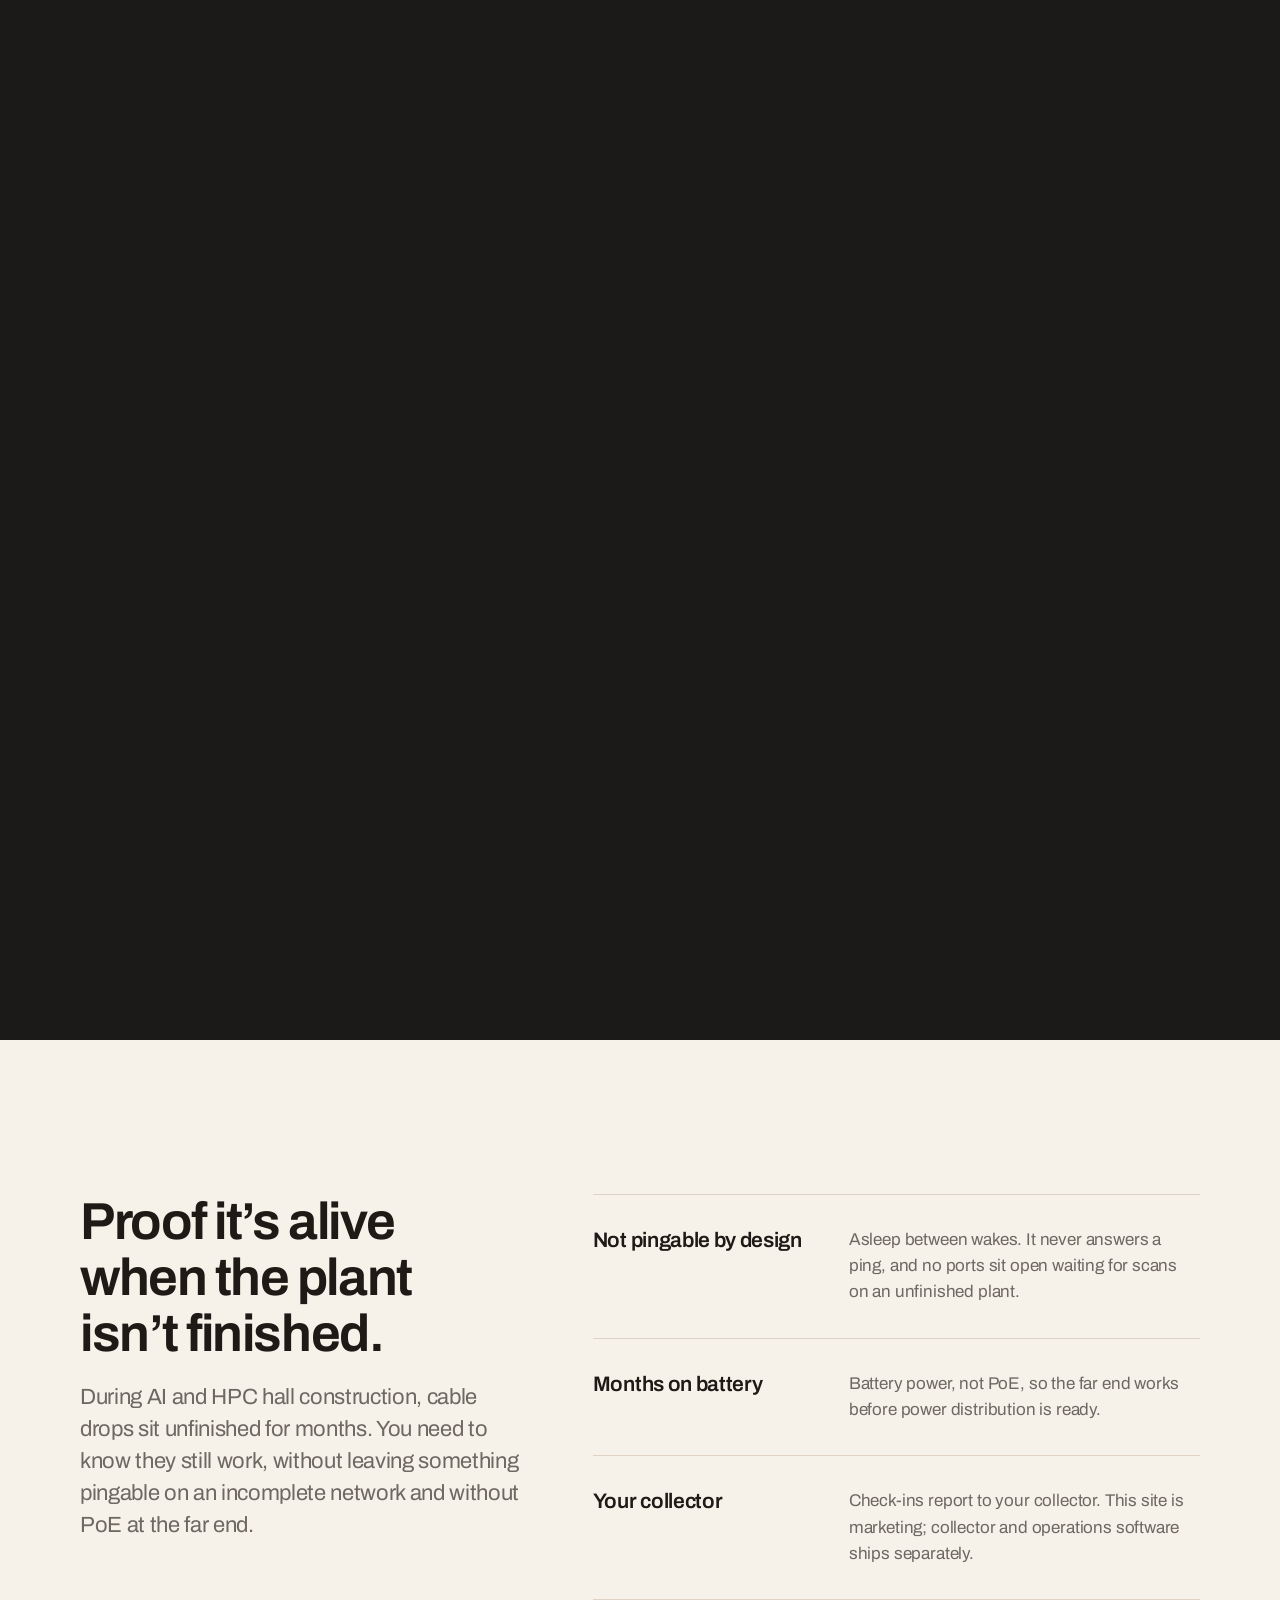
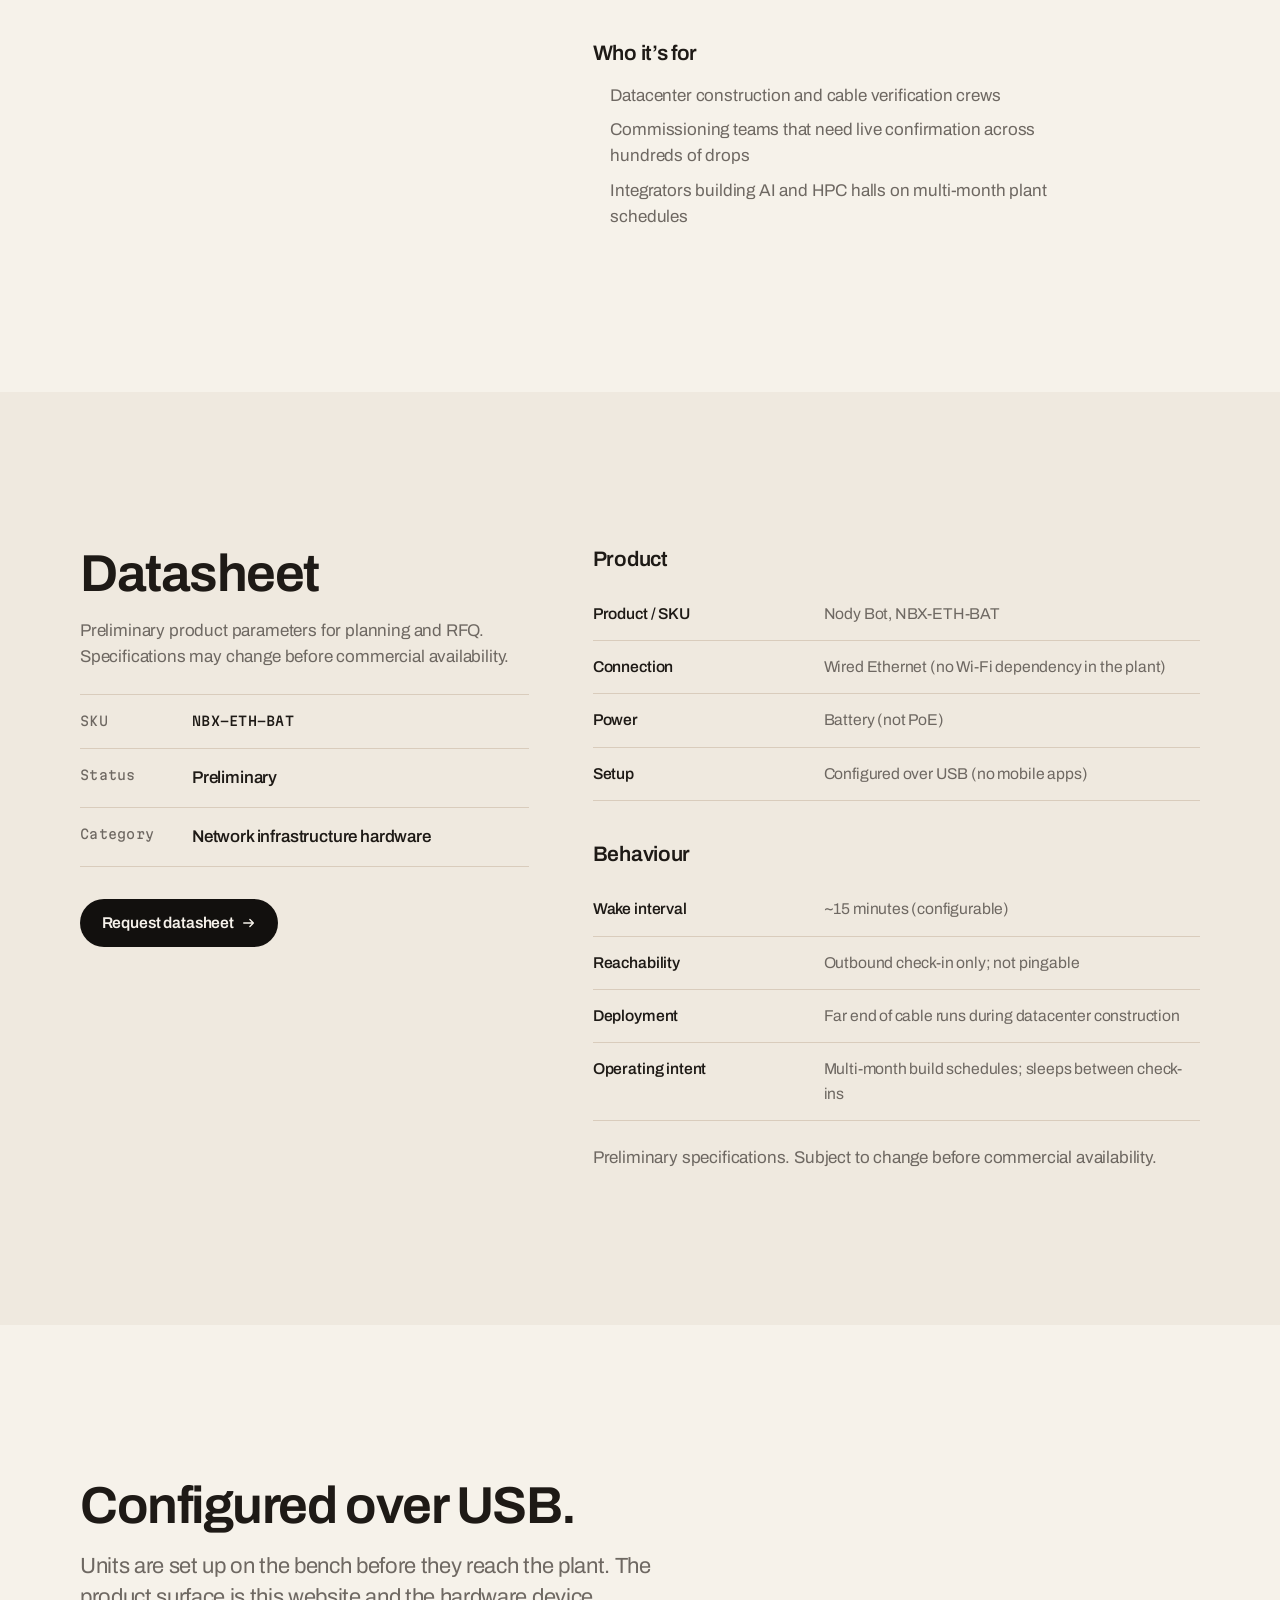
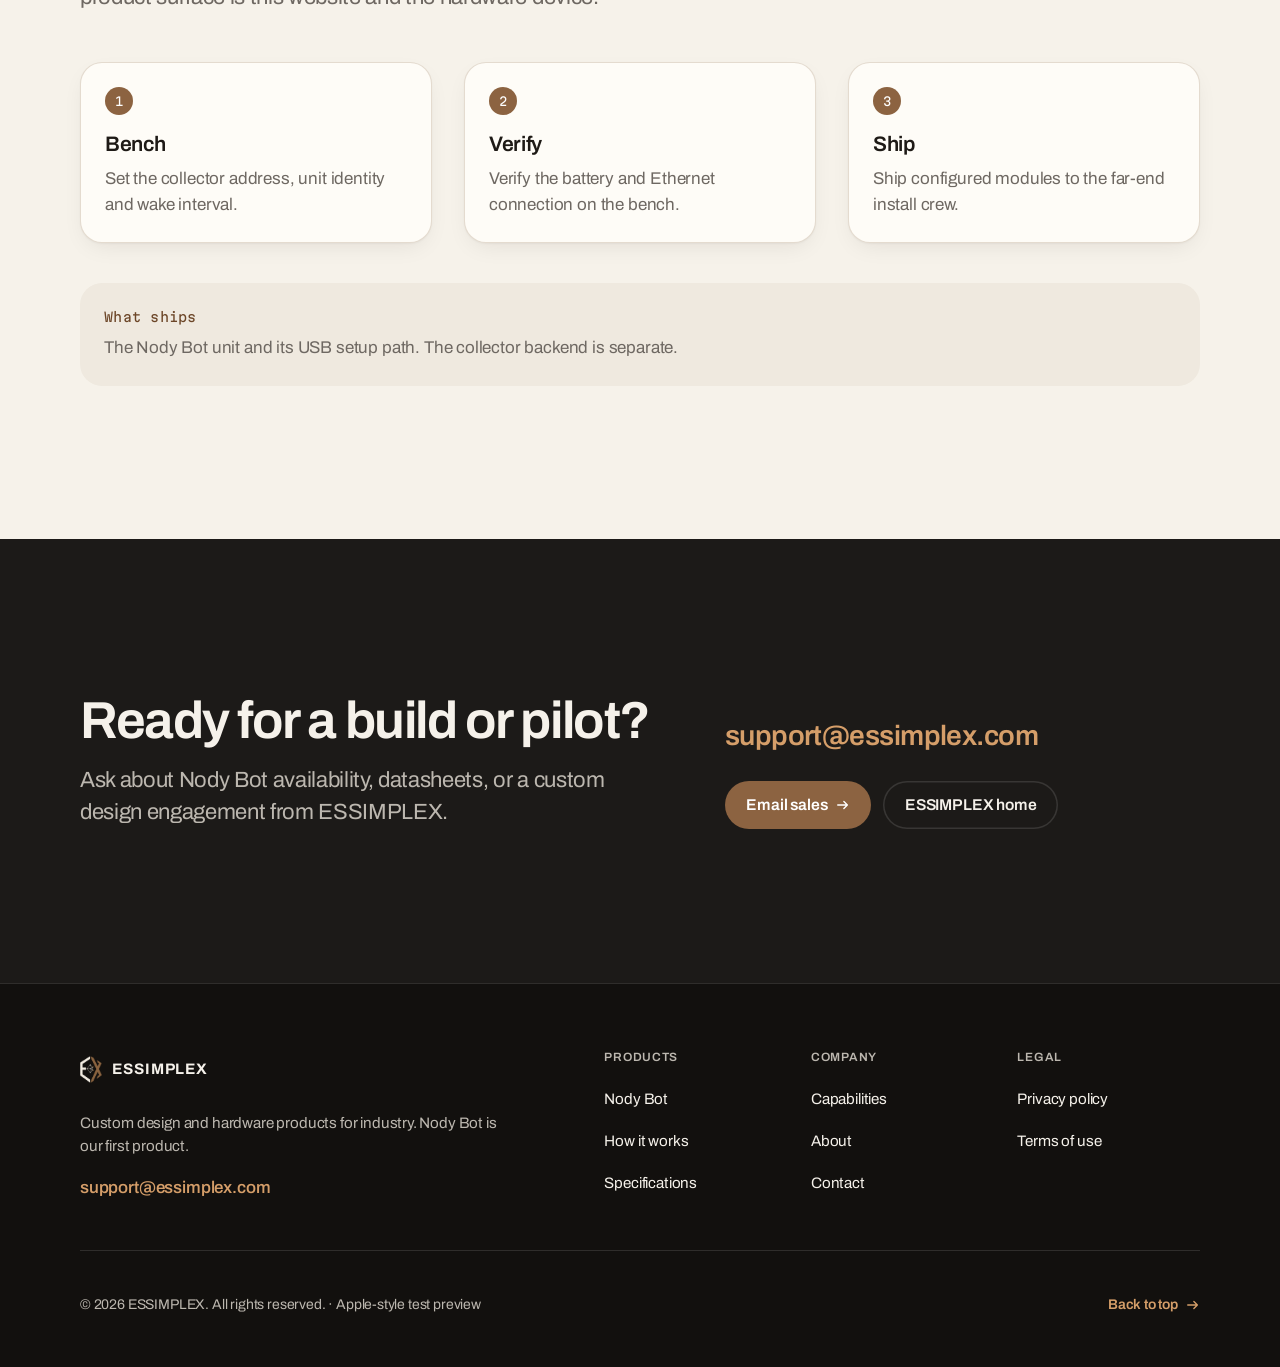
<file: nody-bot.html>
<!DOCTYPE html>
<html lang="en" class="no-js">
<head>
  <meta charset="utf-8" />
  <meta name="viewport" content="width=device-width, initial-scale=1" />
  <title>Nody Bot | ESSIMPLEX</title>
  <meta name="description" content="Nody Bot is battery-powered Ethernet phone-home for datacenter construction. It sleeps, wakes on a schedule, and reports in so you know the cable drop is still alive." />
  <link rel="canonical" href="https://essimplex.com/nody-bot.html" />
  <meta name="theme-color" content="#121110" />
  <link rel="icon" href="assets/favicon-32.png" type="image/png" sizes="32x32" />
  <link rel="icon" href="assets/favicon-16.png" type="image/png" sizes="16x16" />
  <link rel="apple-touch-icon" href="assets/apple-touch-icon.png" sizes="180x180" />
  <link rel="preload" href="assets/fonts/archivo-var.woff2" as="font" type="font/woff2" crossorigin />
  <link rel="preload" href="assets/fonts/martian-mono.woff2" as="font" type="font/woff2" crossorigin />
  <link rel="stylesheet" href="styles.css?v=20261030b" />
  <script>document.documentElement.className = document.documentElement.className.replace("no-js", "js");</script>
  <script src="app.js?v=20261030b" defer></script>
</head>
<body class="page-product">
  <a class="skip-link" href="#main">Skip to content</a>
  <header class="site-header" id="site-header">
    <div class="wrap header-inner">
      <a class="brand" href="index.html" aria-label="ESSIMPLEX home">
        <img src="assets/essimplex-mark-sm-light.png" width="26" height="32" alt="" />
        <span class="brand-name">ESSIMPLEX</span>
      </a>
      <button type="button" class="nav-toggle" id="nav-toggle" aria-expanded="false" aria-controls="primary-nav">
        <span class="nav-toggle__bars" aria-hidden="true"></span><span class="nav-toggle__label">Menu</span>
      </button>
      <nav class="nav" id="primary-nav" aria-label="Primary">
        <ul class="nav__list"><li><a href="nody-bot.html" aria-current="page">Nody Bot</a></li><li><a href="#how">How it works</a></li><li><a href="#specs">Specifications</a></li><li><a href="about.html">About</a></li></ul>
        <a class="btn btn--primary btn--sm nav__cta" href="mailto:support@essimplex.com?subject=Nody%20Bot%20inquiry">Contact sales</a>
      </nav>
    </div>
  </header>

  <main id="main">
    <section class="hero hero--product ground-dark" aria-labelledby="hero-heading">
      <div class="wrap hero__content">
        <div class="hero__grid">
          <div class="hero__copy">
            <nav class="breadcrumb" aria-label="Breadcrumb"><a href="index.html">ESSIMPLEX</a><span aria-hidden="true">/</span><span aria-current="page">Nody Bot</span></nav>
            <h1 class="display" id="hero-heading">Nody Bot</h1>
            <p class="hero__motto">Not dead yet.</p>
            <p class="hero__descriptor" style="margin-top:var(--s-3)">Battery Ethernet phone-home for datacenter construction</p>
            <p class="hero__lede">Hang it on the far end of a cable run. It sleeps for most of the build, wakes on a schedule, and reports in so you know the drop is still alive. No PoE, and nothing left pingable.</p>
            <div class="actions">
              <a class="btn btn--primary" href="mailto:support@essimplex.com?subject=Nody%20Bot%20inquiry">Contact sales <svg class="ico-arrow" viewBox="0 0 16 16" aria-hidden="true" focusable="false"><path d="M2 8h11M9 4l4 4-4 4" fill="none" stroke="currentColor" stroke-width="1.6" stroke-linecap="round" stroke-linejoin="round"/></svg></a>
              <a class="btn btn--ghost" href="#specs">View specifications</a>
            </div>
          </div>
          <aside class="plate plate--on-dark" aria-labelledby="glance-heading">
            <div class="plate__inner">
              <div class="plate__head"><h2 class="plate__title" id="glance-heading">At a glance</h2><span class="plate__chip reading">Preliminary</span></div>
              <dl class="plate__rows"><div><dt class="reading">Product</dt><dd class="reading">NBX-ETH-BAT</dd></div><div><dt class="reading">Connection</dt><dd>Wired Ethernet</dd></div><div><dt class="reading">Power</dt><dd>Battery</dd></div><div><dt class="reading">Setup</dt><dd>USB</dd></div><div><dt class="reading">Check-in</dt><dd>~15 min</dd></div></dl>
              <p class="plate__foot reading">Outbound only · not pingable</p>
            </div>
          </aside>
        </div>
      </div>
      <div class="wires wires--product" data-wires role="img" aria-label="Illustration: a bundle of parallel wires running from Nody Bot to your collector, with short pulses of light travelling along the wires.">
        <svg class="w-narrow" viewBox="0 0 400 120" preserveAspectRatio="xMidYMid slice" aria-hidden="true" focusable="false"><path class="w-line" d="M-60.0,118.0 L127.5,118.0 L167.5,78.0 L470.0,78.0"/><path class="w-line" d="M-60.0,109.0 L123.7,109.0 L163.7,69.0 L470.0,69.0"/><path class="w-main" d="M-60.0,100.0 L120.0,100.0 L160.0,60.0 L470.0,60.0"/><path class="w-line" d="M-60.0,91.0 L116.3,91.0 L156.3,51.0 L470.0,51.0"/><path class="w-pulse w-pulse--s" style="--end:-627;--po:1.0;animation-duration:6.2s;animation-delay:5.6s" d="M-60.0,118.0 L127.5,118.0 L167.5,78.0 L470.0,78.0"/><path class="w-pulse w-pulse--s" style="--end:-627;--po:1.0;animation-duration:9.6s;animation-delay:2.9s" d="M-60.0,109.0 L123.7,109.0 L163.7,69.0 L470.0,69.0"/><path class="w-pulse" style="--end:-627;--po:1.0;animation-duration:5.1s;animation-delay:7.2s" d="M-60.0,100.0 L120.0,100.0 L160.0,60.0 L470.0,60.0"/><path class="w-pulse w-pulse--s" style="--end:-627;--po:1.0;animation-duration:7.9s;animation-delay:3.4s" d="M-60.0,91.0 L116.3,91.0 L156.3,51.0 L470.0,51.0"/><circle class="w-pad" cx="24" cy="100" r="5"/><circle class="w-pad" cx="376" cy="60" r="5"/></svg><svg class="w-mid" viewBox="0 0 1200 160" preserveAspectRatio="xMidYMid slice" aria-hidden="true" focusable="false"><path class="w-line" d="M-100.0,144.0 L569.9,144.0 L619.9,94.0 L1300.0,94.0"/><path class="w-line" d="M-100.0,132.0 L565.0,132.0 L615.0,82.0 L1300.0,82.0"/><path class="w-main" d="M-100.0,120.0 L560.0,120.0 L610.0,70.0 L1300.0,70.0"/><path class="w-line" d="M-100.0,108.0 L555.0,108.0 L605.0,58.0 L1300.0,58.0"/><path class="w-line" d="M-100.0,96.0 L550.1,96.0 L600.1,46.0 L1300.0,46.0"/><path class="w-pulse w-pulse--s" style="--end:-1501;--po:1.0;animation-duration:5.1s;animation-delay:7.2s" d="M-100.0,144.0 L569.9,144.0 L619.9,94.0 L1300.0,94.0"/><path class="w-pulse w-pulse--s" style="--end:-1501;--po:1.0;animation-duration:7.9s;animation-delay:3.4s" d="M-100.0,132.0 L565.0,132.0 L615.0,82.0 L1300.0,82.0"/><path class="w-pulse" style="--end:-1501;--po:1.0;animation-duration:6.8s;animation-delay:6.1s" d="M-100.0,120.0 L560.0,120.0 L610.0,70.0 L1300.0,70.0"/><path class="w-pulse w-pulse--s" style="--end:-1501;--po:1.0;animation-duration:7.4s;animation-delay:1.6s" d="M-100.0,108.0 L555.0,108.0 L605.0,58.0 L1300.0,58.0"/><path class="w-pulse w-pulse--s" style="--end:-1501;--po:1.0;animation-duration:5.6s;animation-delay:4.1s" d="M-100.0,96.0 L550.1,96.0 L600.1,46.0 L1300.0,46.0"/><circle class="w-pad" cx="40" cy="120" r="7"/><circle class="w-pad" cx="1160" cy="70" r="7"/></svg>
      </div>
      <div class="wrap">
        <p class="wires-legend reading" aria-hidden="true"><span>Nody Bot</span><span>Your collector</span></p>
      </div>
    </section>

    <section class="section ground-dark-2" id="how" aria-labelledby="how-heading">
      <div class="wrap">
        <div class="section-head section-head--split">
          <h2 class="h2" id="how-heading">Sleep. Wake. Prove it. Sleep.</h2>
          <p class="lede muted">Built for multi-month cable plant builds, not always-on monitoring. One cycle, repeated for the life of the build.</p>
        </div>
        <div class="seq" data-seq>
       <div class="seq__stage">
        <div class="seq__strip">
          <div class="seq__plot trace" data-trace role="img" aria-label="Check-in route as a single wire with five junctions: wake, connect, report, confirm, sleep. The wire lights up as you scroll.">
            <svg class="t-narrow" viewBox="0 0 360 130" preserveAspectRatio="xMidYMid meet" aria-hidden="true" focusable="false"><defs><clipPath id="seqclip-n"><rect class="seq-clip" data-w="360" x="-100" y="-100" width="1300" height="500"/></clipPath></defs><path class="t-aux" d="M-40.0,112.0 L58.9,112.0 L85.9,85.0 L126.9,85.0 L162.9,49.0 L197.1,49.0 L233.1,85.0 L265.1,85.0 L292.1,112.0 L334.0,112.0 L400.0,112.0"/><path class="t-aux" d="M-40.0,98.0 L53.1,98.0 L80.1,71.0 L121.1,71.0 L157.1,35.0 L202.9,35.0 L238.9,71.0 L270.9,71.0 L297.9,98.0 L334.0,98.0 L400.0,98.0"/><path class="t-track" d="M-40.0,112.0 L58.9,112.0 L85.9,85.0 L126.9,85.0 L162.9,49.0 L197.1,49.0 L233.1,85.0 L265.1,85.0 L292.1,112.0 L334.0,112.0 L400.0,112.0"/><path class="t-track" d="M-40.0,105.0 L56.0,105.0 L83.0,78.0 L124.0,78.0 L160.0,42.0 L200.0,42.0 L236.0,78.0 L268.0,78.0 L295.0,105.0 L334.0,105.0 L400.0,105.0"/><path class="t-track" d="M-40.0,98.0 L53.1,98.0 L80.1,71.0 L121.1,71.0 L157.1,35.0 L202.9,35.0 L238.9,71.0 L270.9,71.0 L297.9,98.0 L334.0,98.0 L400.0,98.0"/><path class="t-line" clip-path="url(#seqclip-n)" d="M-40.0,105.0 L56.0,105.0 L83.0,78.0 L124.0,78.0 L160.0,42.0 L200.0,42.0 L236.0,78.0 L268.0,78.0 L295.0,105.0 L334.0,105.0 L400.0,105.0"/></svg><svg class="t-wide" viewBox="0 0 1000 240" preserveAspectRatio="xMidYMid meet" aria-hidden="true" focusable="false"><defs><clipPath id="seqclip-w"><rect class="seq-clip" data-w="1000" x="-100" y="-100" width="1300" height="500"/></clipPath></defs><path class="t-drop" d="M100,206 V226"/><path class="t-drop" d="M300,156 V226"/><path class="t-drop" d="M500,86 V226"/><path class="t-drop" d="M700,156 V226"/><path class="t-drop" d="M900,206 V226"/><path class="t-aux" d="M-40.0,200.0 L164.1,200.0 L214.1,150.0 L364.1,150.0 L434.1,80.0 L555.9,80.0 L625.9,150.0 L755.9,150.0 L805.9,200.0 L910.0,200.0 L1040.0,200.0"/><path class="t-aux" d="M-40.0,180.0 L155.9,180.0 L205.9,130.0 L355.9,130.0 L425.9,60.0 L564.1,60.0 L634.1,130.0 L764.1,130.0 L814.1,180.0 L910.0,180.0 L1040.0,180.0"/><path class="t-track" d="M-40.0,190.0 L160.0,190.0 L210.0,140.0 L360.0,140.0 L430.0,70.0 L560.0,70.0 L630.0,140.0 L760.0,140.0 L810.0,190.0 L910.0,190.0 L1040.0,190.0"/><path class="t-line" clip-path="url(#seqclip-w)" d="M-40.0,190.0 L160.0,190.0 L210.0,140.0 L360.0,140.0 L430.0,70.0 L560.0,70.0 L630.0,140.0 L760.0,140.0 L810.0,190.0 L910.0,190.0 L1040.0,190.0"/></svg>
            <span class="seq__marker" data-at="0.100" style="--x:10.00%;--yn:0.8077;--ynw:0.7917" aria-hidden="true">1</span><span class="seq__marker" data-at="0.300" style="--x:30.00%;--yn:0.6000;--ynw:0.5833" aria-hidden="true">2</span><span class="seq__marker" data-at="0.500" style="--x:50.00%;--yn:0.3231;--ynw:0.2917" aria-hidden="true">3</span><span class="seq__marker" data-at="0.700" style="--x:70.00%;--yn:0.6000;--ynw:0.5833" aria-hidden="true">4</span><span class="seq__marker" data-at="0.900" style="--x:90.00%;--yn:0.8077;--ynw:0.7917" aria-hidden="true">5</span>
          </div>
          <p class="seq__axis reading" aria-hidden="true"><span>Wake</span><span>~15 min to next wake</span></p>
        </div>
        <ol class="seq__steps" role="list">
          <li class="seq__step" data-node="0">
            <span class="reading seq__num" aria-hidden="true">1</span>
            <h3 class="h3">Wake</h3>
            <p>A timer fires about every 15 minutes. Between wakes it sleeps with nothing listening, so the battery lasts the build schedule.</p>
            <p class="reading reading-note">~15 min, configurable</p>
          </li>
          <li class="seq__step" data-node="1">
            <span class="reading seq__num" aria-hidden="true">2</span>
            <h3 class="h3">Connect</h3>
            <p>Wired Ethernet comes up and the unit gets an address on the plant network.</p>
            <p class="reading reading-note">wired Ethernet, no Wi-Fi dependency</p>
          </li>
          <li class="seq__step" data-node="2">
            <span class="reading seq__num" aria-hidden="true">3</span>
            <h3 class="h3">Report</h3>
            <p>The unit sends a heartbeat to your collector so you know the drop is still alive.</p>
            <p class="reading reading-note">outbound only</p>
          </li>
          <li class="seq__step" data-node="3">
            <span class="reading seq__num" aria-hidden="true">4</span>
            <h3 class="h3">Confirm</h3>
            <p>The unit waits for your collector to confirm the check-in, retrying if needed.</p>
            <p class="reading reading-note">confirmed check-in</p>
          </li>
          <li class="seq__step" data-node="4">
            <span class="reading seq__num" aria-hidden="true">5</span>
            <h3 class="h3">Sleep</h3>
            <p>It returns to sleep until the next wake. Nothing listens in between, so it is never pingable.</p>
            <p class="reading reading-note">asleep</p>
          </li>
        </ol>
       </div>
      </div>
      </div>
    </section>

    <section class="section ground-paper" id="why" aria-labelledby="why-heading">
      <div class="wrap caps">
        <div class="caps__head">
          <h2 class="h2" id="why-heading">Proof it’s alive when the plant isn’t finished.</h2>
          <p class="lede muted">During AI and HPC hall construction, cable drops sit unfinished for months. You need to know they still work, without leaving something pingable on an incomplete network and without PoE at the far end.</p>
        </div>
        <div>
          <ul class="ruled" role="list">
            <li class="ruled__row"><h3 class="h3">Not pingable by design</h3><p>Asleep between wakes. It never answers a ping, and no ports sit open waiting for scans on an unfinished plant.</p></li>
            <li class="ruled__row"><h3 class="h3">Months on battery</h3><p>Battery power, not PoE, so the far end works before power distribution is ready.</p></li>
            <li class="ruled__row"><h3 class="h3">Your collector</h3><p>Check-ins report to your collector. This site is marketing; collector and operations software ships separately.</p></li>
          </ul>
          <div class="audience">
            <h3 class="h3">Who it’s for</h3>
            <ul role="list">
              <li>Datacenter construction and cable verification crews</li>
              <li>Commissioning teams that need live confirmation across hundreds of drops</li>
              <li>Integrators building AI and HPC halls on multi-month plant schedules</li>
            </ul>
          </div>
        </div>
      </div>
    </section>

    <section class="section ground-paper-2" id="specs" aria-labelledby="specs-heading">
      <div class="wrap specs">
        <div class="specs__meta">
          <h2 class="h2" id="specs-heading">Datasheet</h2>
          <p>Preliminary product parameters for planning and RFQ. Specifications may change before commercial availability.</p>
          <dl class="specs__facts">
            <div><dt class="reading">SKU</dt><dd class="reading">NBX-ETH-BAT</dd></div>
            <div><dt class="reading">Status</dt><dd>Preliminary</dd></div>
            <div><dt class="reading">Category</dt><dd>Network infrastructure hardware</dd></div>
          </dl>
          <div class="actions"><a class="btn" href="mailto:support@essimplex.com?subject=Nody%20Bot%20datasheet%20request">Request datasheet <svg class="ico-arrow" viewBox="0 0 16 16" aria-hidden="true" focusable="false"><path d="M2 8h11M9 4l4 4-4 4" fill="none" stroke="currentColor" stroke-width="1.6" stroke-linecap="round" stroke-linejoin="round"/></svg></a></div>
        </div>
        <div class="specs__tables">
          <div class="spec-group">
            <h3 class="h3" id="spec-hw">Product</h3>
            <table class="spec" aria-labelledby="spec-hw"><tbody>
              <tr><th scope="row">Product / SKU</th><td>Nody Bot, NBX-ETH-BAT</td></tr>
              <tr><th scope="row">Connection</th><td>Wired Ethernet (no Wi-Fi dependency in the plant)</td></tr>
              <tr><th scope="row">Power</th><td>Battery (not PoE)</td></tr>
              <tr><th scope="row">Setup</th><td>Configured over USB (no mobile apps)</td></tr>
            </tbody></table>
          </div>
          <div class="spec-group">
            <h3 class="h3" id="spec-net">Behaviour</h3>
            <table class="spec" aria-labelledby="spec-net"><tbody>
              <tr><th scope="row">Wake interval</th><td>~15 minutes (configurable)</td></tr>
              <tr><th scope="row">Reachability</th><td>Outbound check-in only; not pingable</td></tr>
              <tr><th scope="row">Deployment</th><td>Far end of cable runs during datacenter construction</td></tr>
              <tr><th scope="row">Operating intent</th><td>Multi-month build schedules; sleeps between check-ins</td></tr>
            </tbody></table>
          </div>
          <p class="muted" style="margin-top:var(--s-6)">Preliminary specifications. Subject to change before commercial availability.</p>
        </div>
      </div>
    </section>

    <section class="section ground-paper" id="provisioning" aria-labelledby="prov-heading">
      <div class="wrap">
        <div class="section-head section-head--split">
          <h2 class="h2" id="prov-heading">Configured over USB.</h2>
          <p class="lede muted">Units are set up on the bench before they reach the plant. The product surface is this website and the hardware device.</p>
        </div>
        <ol class="prov" role="list">
          <li class="prov__item"><span class="reading" aria-hidden="true">1</span><div><h3 class="h3">Bench</h3><p>Set the collector address, unit identity and wake interval.</p></div></li>
          <li class="prov__item"><span class="reading" aria-hidden="true">2</span><div><h3 class="h3">Verify</h3><p>Verify the battery and Ethernet connection on the bench.</p></div></li>
          <li class="prov__item"><span class="reading" aria-hidden="true">3</span><div><h3 class="h3">Ship</h3><p>Ship configured modules to the far-end install crew.</p></div></li>
        </ol>
        <div class="prov-ships ground-paper-2">
          <p class="reading">What ships</p>
          <p>The Nody Bot unit and its USB setup path. The collector backend is separate.</p>
        </div>
      </div>
    </section>

    <section class="close ground-dark-2" id="contact" aria-labelledby="contact-heading">
      <div class="wrap close__grid">
        <div class="close__copy">
          <h2 class="h2" id="contact-heading">Ready for a build or pilot?</h2>
          <p class="lede on-dark-2 muted">Ask about Nody Bot availability, datasheets, or a custom design engagement from ESSIMPLEX.</p>
        </div>
        <div class="close__action">
          <a class="close__mail" href="mailto:support@essimplex.com?subject=Nody%20Bot%20inquiry">support@essimplex.com</a>
          <div class="actions">
            <a class="btn btn--primary" href="mailto:support@essimplex.com?subject=Nody%20Bot%20inquiry">Email sales <svg class="ico-arrow" viewBox="0 0 16 16" aria-hidden="true" focusable="false"><path d="M2 8h11M9 4l4 4-4 4" fill="none" stroke="currentColor" stroke-width="1.6" stroke-linecap="round" stroke-linejoin="round"/></svg></a>
            <a class="btn btn--ghost" href="index.html">ESSIMPLEX home</a>
          </div>
        </div>
      </div>
    </section>
  </main>

  <footer class="site-footer ground-dark">
    <div class="wrap">
      <div class="footer__top">
        <div class="footer__brand">
          <a class="brand" href="index.html" aria-label="ESSIMPLEX home">
            <img src="assets/essimplex-mark-sm-light.png" width="26" height="32" alt="" loading="lazy" />
            <span class="brand-name">ESSIMPLEX</span>
          </a>
          <p>Custom design and hardware products for industry. Nody Bot is our first product.</p>
          <a class="footer__mail" href="mailto:support@essimplex.com?subject=ESSIMPLEX%20inquiry">support@essimplex.com</a>
        </div>
        <div class="footer__cols">
          <nav class="footer__col" aria-label="Products">
            <h2>Products</h2>
            <ul>
              <li><a href="nody-bot.html">Nody Bot</a></li>
              <li><a href="nody-bot.html#how">How it works</a></li>
              <li><a href="nody-bot.html#specs">Specifications</a></li>
            </ul>
          </nav>
          <nav class="footer__col" aria-label="Company">
            <h2>Company</h2>
            <ul>
              <li><a href="index.html#capabilities">Capabilities</a></li>
              <li><a href="about.html">About</a></li>
              <li><a href="index.html#contact">Contact</a></li>
            </ul>
          </nav>
          <nav class="footer__col" aria-label="Legal">
            <h2>Legal</h2>
            <ul>
              <li><a href="privacy.html">Privacy policy</a></li>
              <li><a href="terms.html">Terms of use</a></li>
            </ul>
          </nav>
        </div>
      </div>
      <div class="footer__bottom">
        <p>&copy; 2026 ESSIMPLEX. All rights reserved. · Apple-style test preview</p>
        <a class="text-link" href="#main">Back to top <svg class="ico-arrow" viewBox="0 0 16 16" aria-hidden="true" focusable="false"><path d="M2 8h11M9 4l4 4-4 4" fill="none" stroke="currentColor" stroke-width="1.6" stroke-linecap="round" stroke-linejoin="round"/></svg></a>
      </div>
    </div>
  </footer>
</body>
</html>
</file>
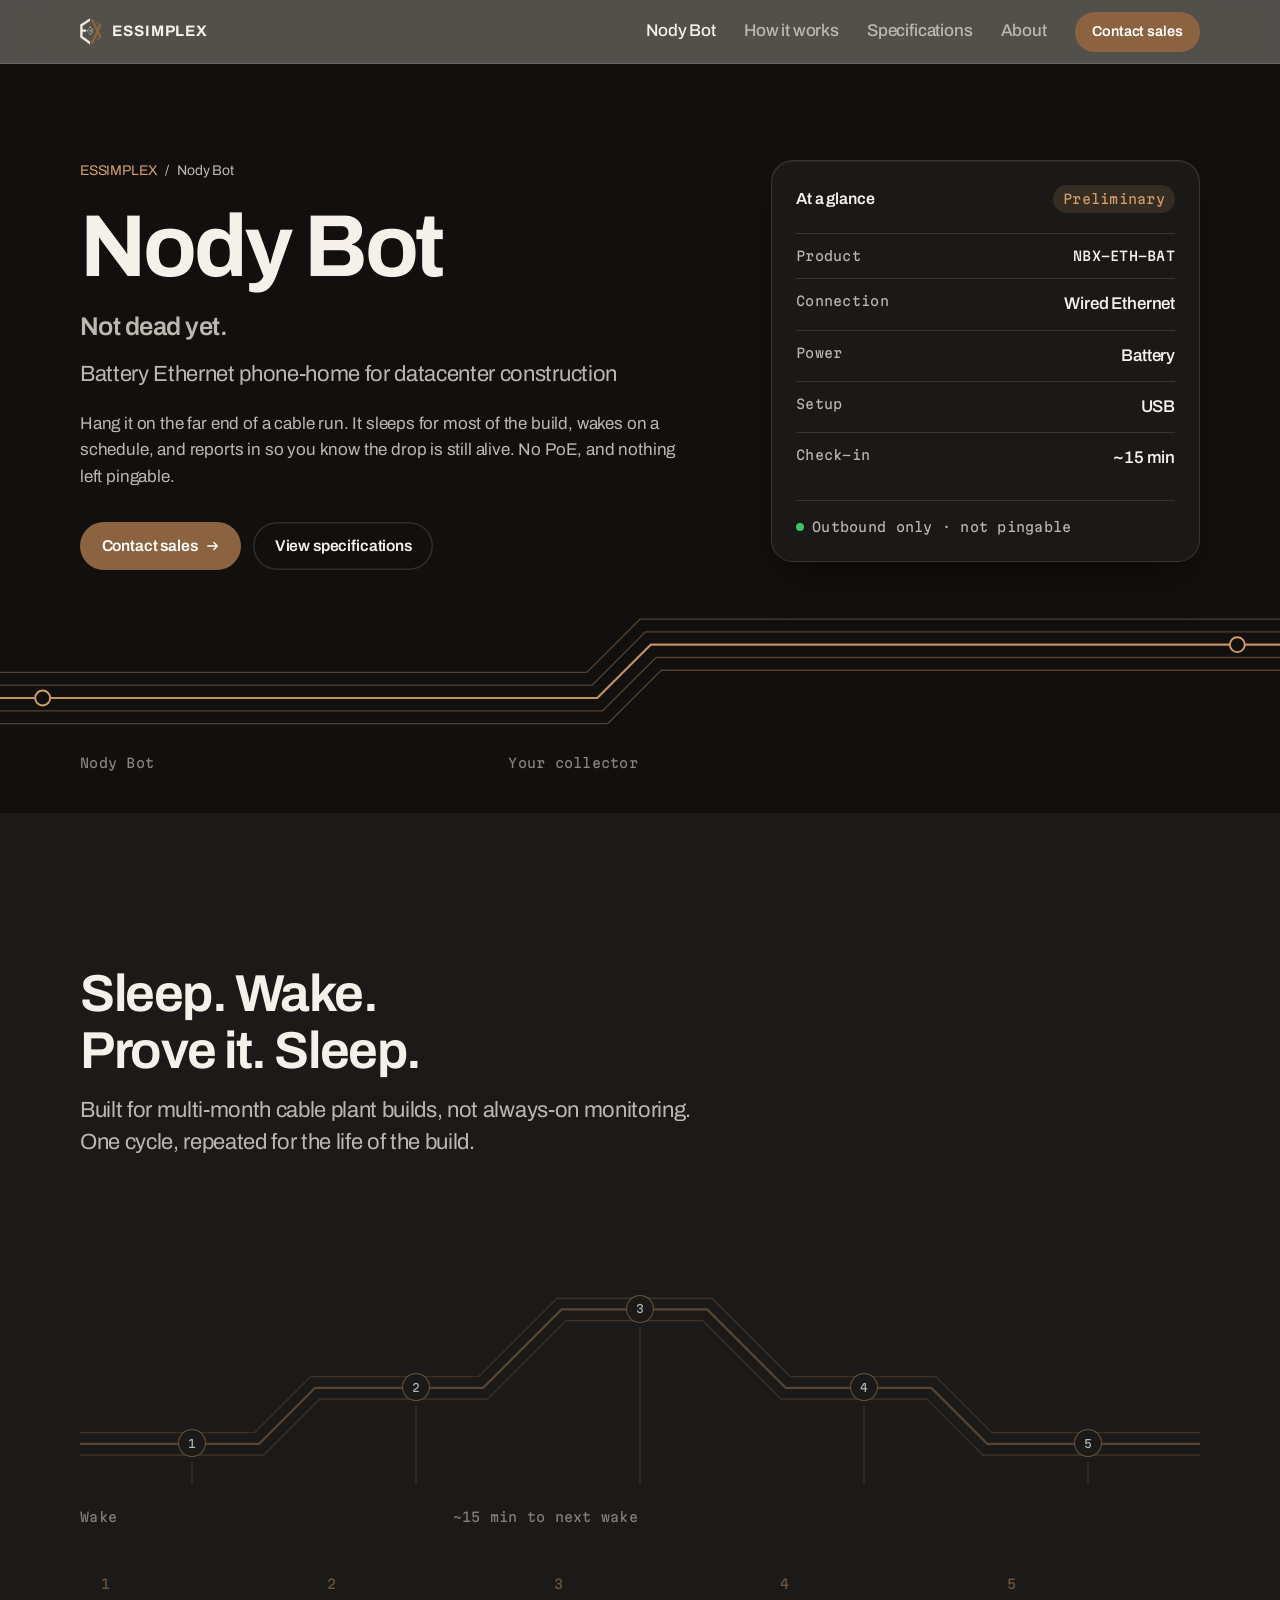
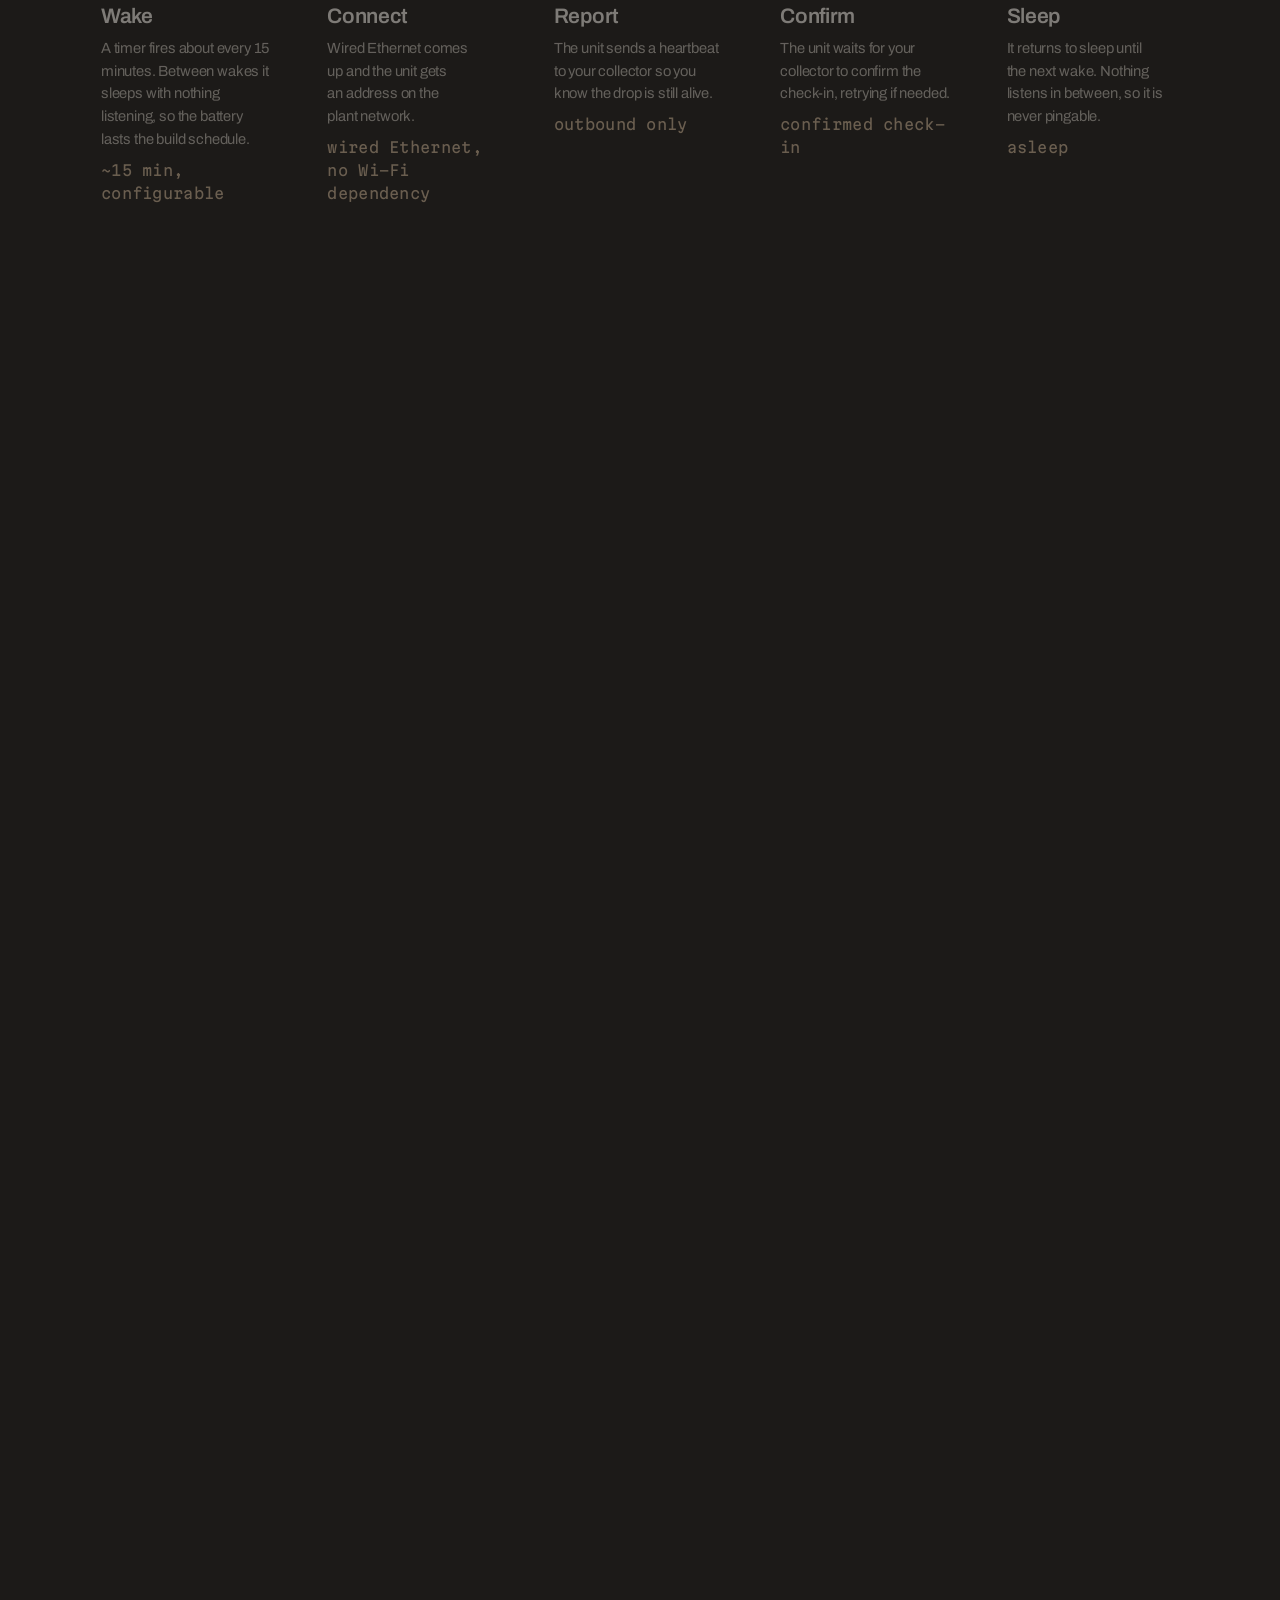
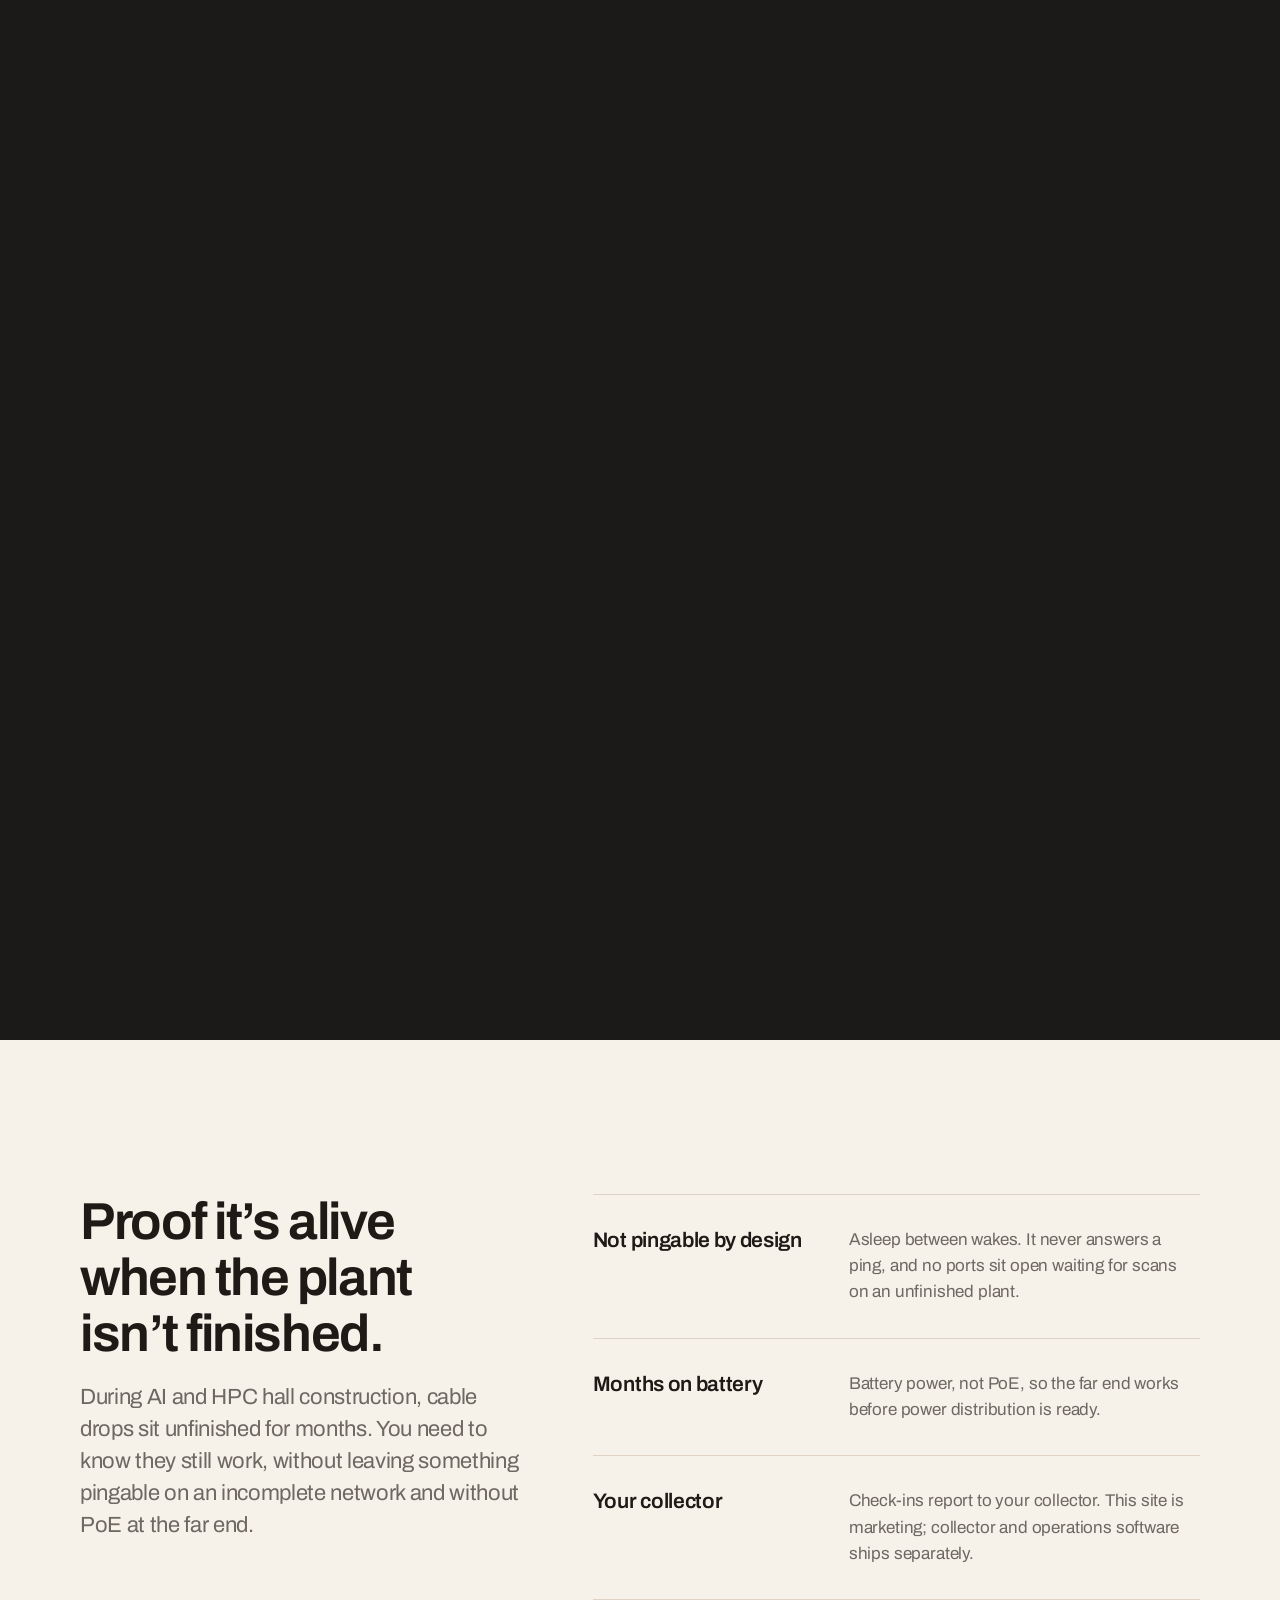
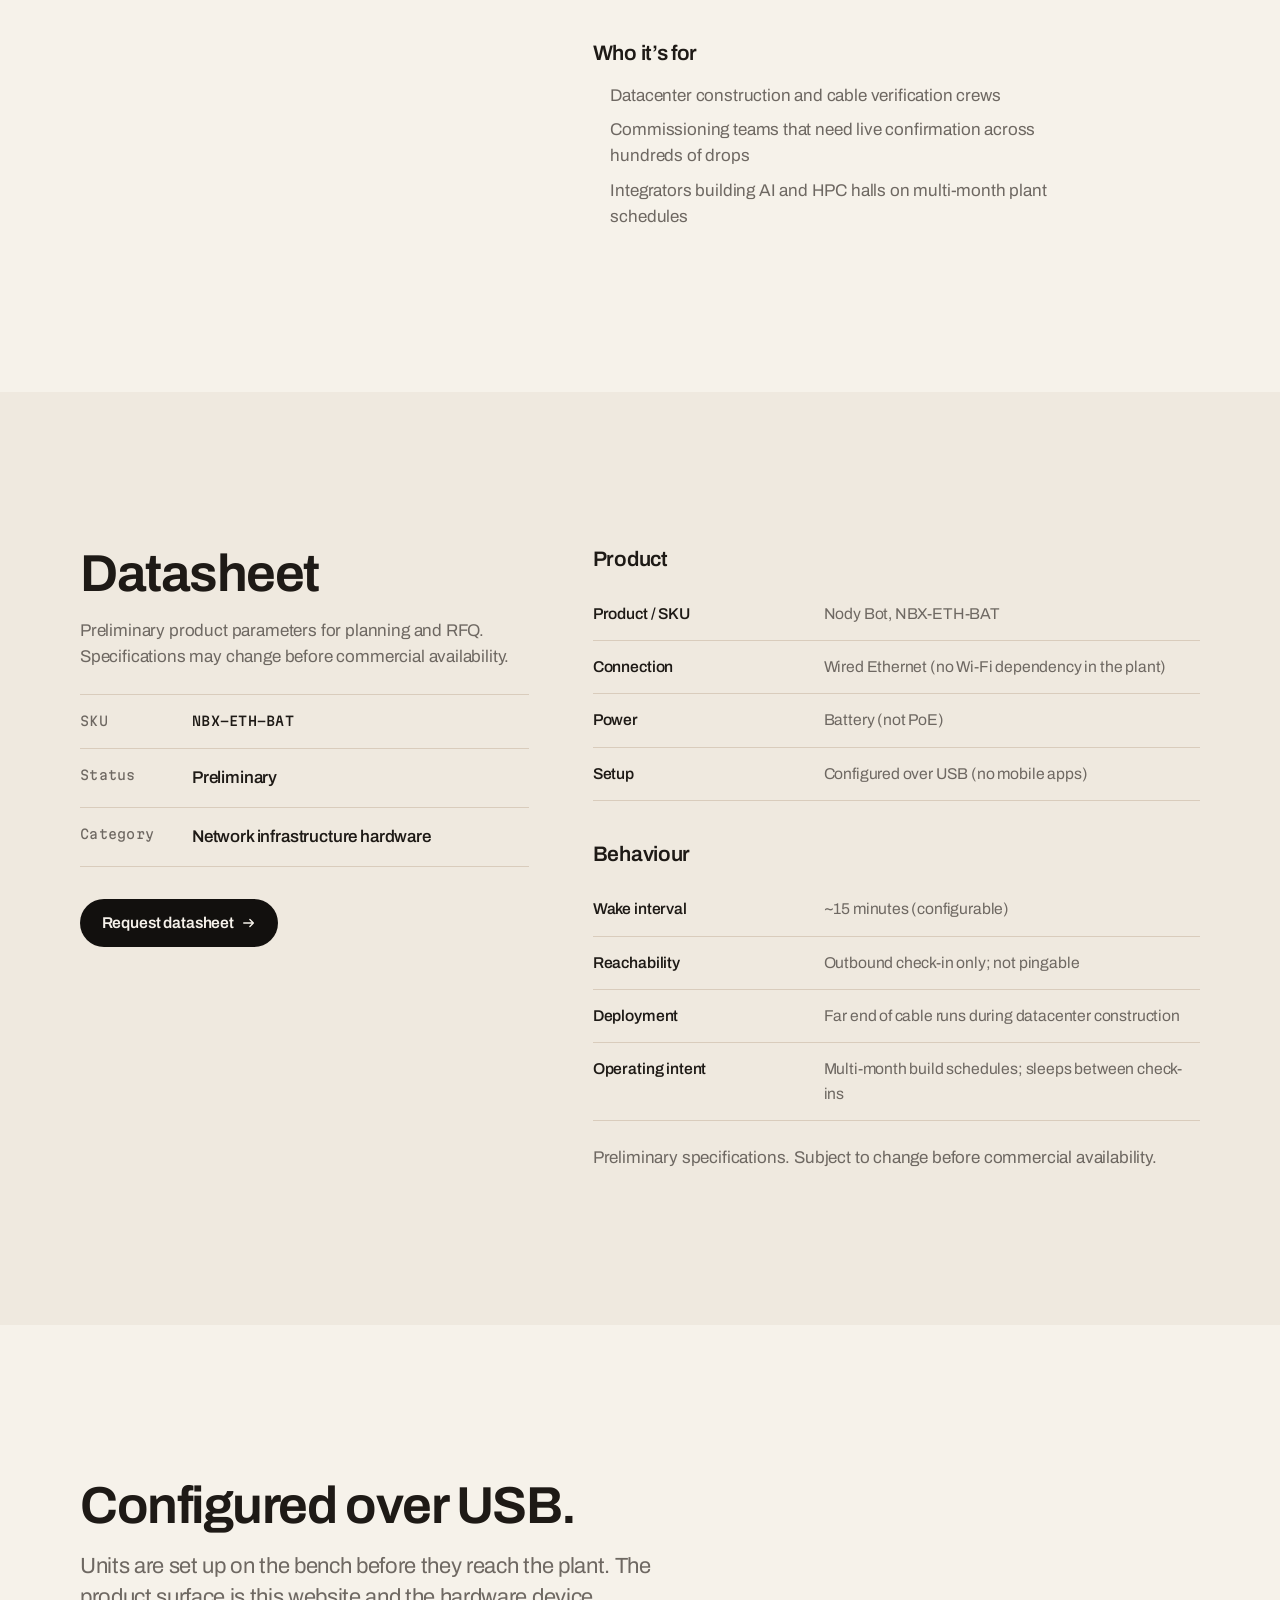
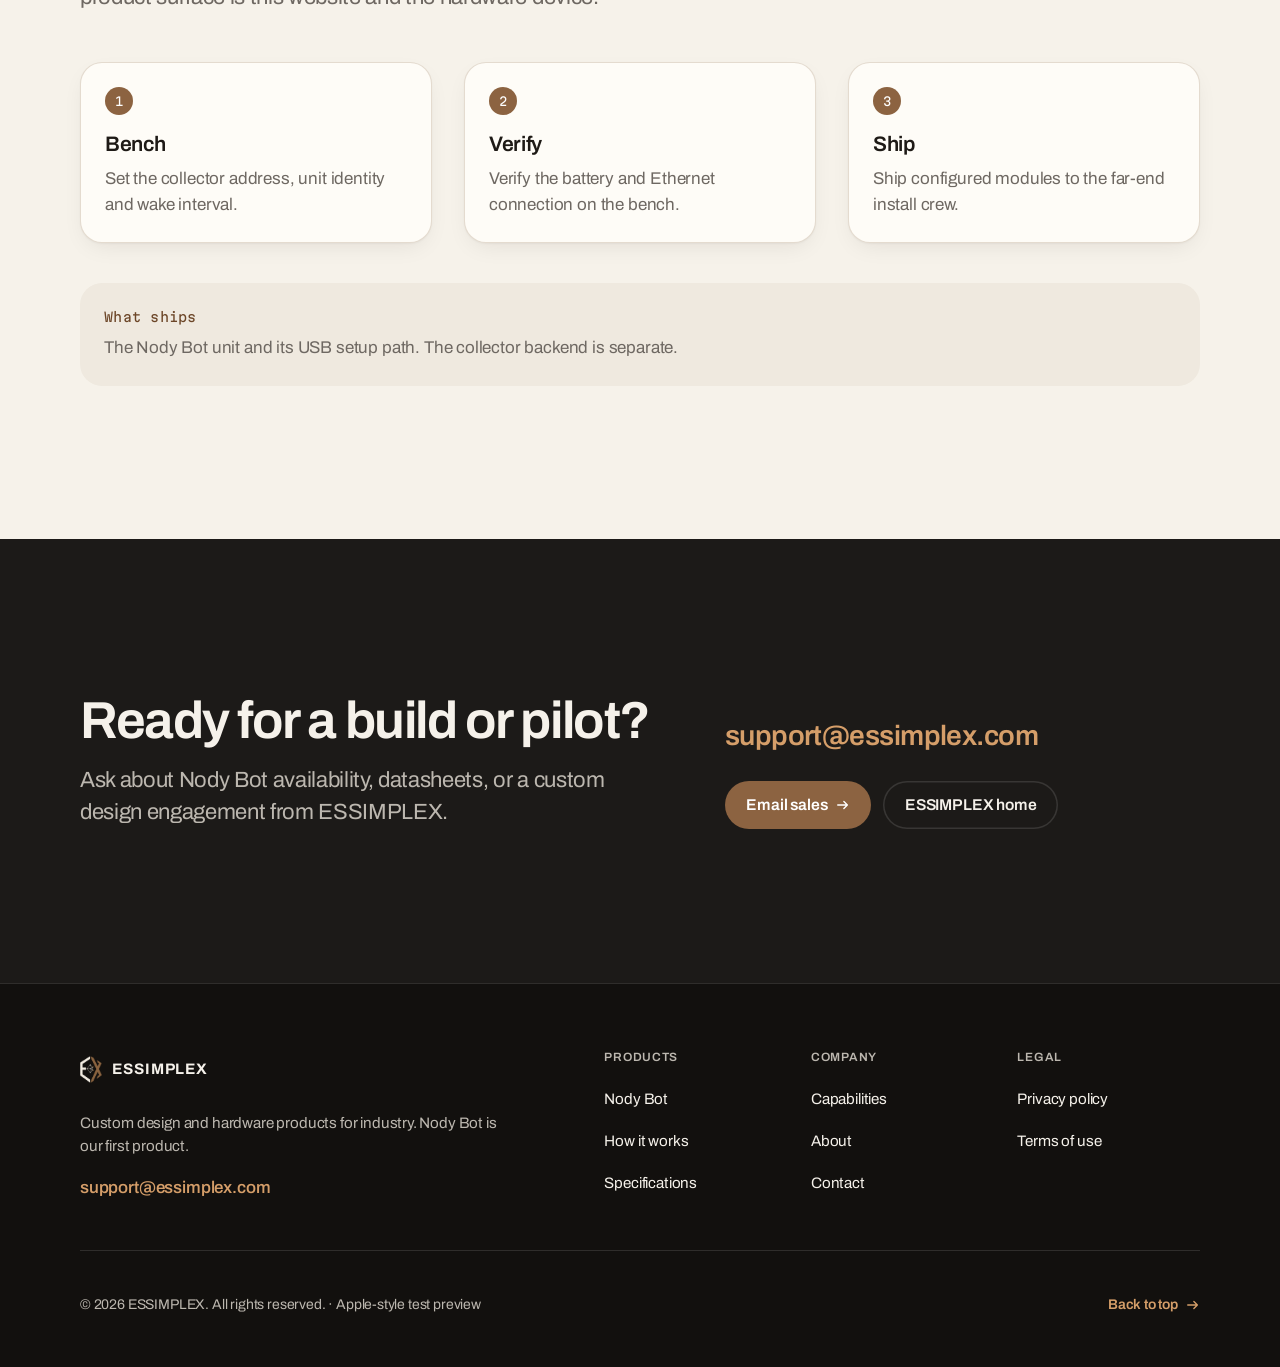
<file: nody-box.html>
<!DOCTYPE html>
<html lang="en">
<head>
  <meta charset="utf-8" />
  <meta http-equiv="refresh" content="0; url=nody-bot.html" />
  <link rel="canonical" href="nody-bot.html" />
  <link rel="icon" href="assets/favicon-32.png" type="image/png" sizes="32x32" />
  <title>Redirecting to Nody Bot | ESSIMPLEX</title>
  <script>location.replace("nody-bot.html" + location.search + location.hash);</script>
</head>
<body>
  <p>This product was renamed. Continue to <a href="nody-bot.html">Nody Bot</a>.</p>
</body>
</html>
</file>
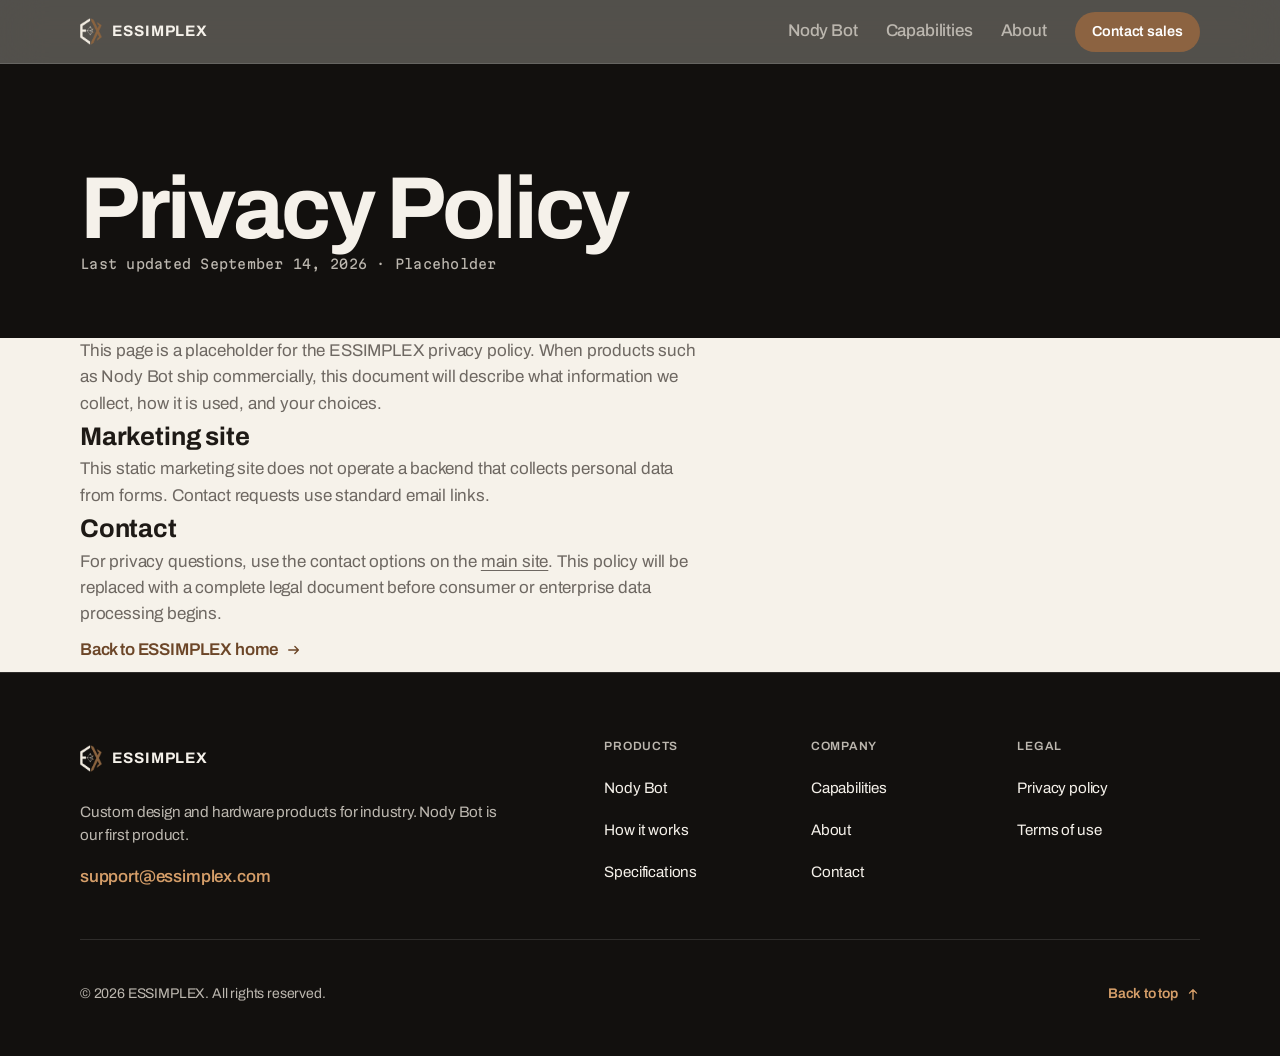
<file: privacy.html>
<!DOCTYPE html>
<html lang="en" class="no-js">
<head>
  <meta charset="utf-8" />
  <meta name="viewport" content="width=device-width, initial-scale=1" />
  <title>Privacy Policy | ESSIMPLEX</title>
  <meta name="description" content="Privacy Policy for ESSIMPLEX. Placeholder until the full document is published." />
  <link rel="canonical" href="https://essimplex.com/" />
  <meta property="og:type" content="website" />
  <meta property="og:site_name" content="ESSIMPLEX" />
  <meta property="og:title" content="Privacy Policy | ESSIMPLEX" />
  <meta property="og:description" content="Privacy Policy for ESSIMPLEX. Placeholder until the full document is published." />
  <meta property="og:url" content="https://essimplex.com/" />
  <meta property="og:image" content="https://essimplex.com/assets/essimplex-og.png" />
  <meta property="og:image:width" content="1200" />
  <meta property="og:image:height" content="630" />
  <meta property="og:image:alt" content="ESSIMPLEX logo" />
  <meta name="twitter:card" content="summary_large_image" />
  <meta name="twitter:title" content="Privacy Policy | ESSIMPLEX" />
  <meta name="twitter:description" content="Privacy Policy for ESSIMPLEX. Placeholder until the full document is published." />
  <meta name="twitter:image" content="https://essimplex.com/assets/essimplex-og.png" />
  <meta name="theme-color" content="#1E1E20" />
  <link rel="icon" href="assets/favicon-32.png" type="image/png" sizes="32x32" />
  <link rel="icon" href="assets/favicon-16.png" type="image/png" sizes="16x16" />
  <link rel="icon" href="assets/icon-192.png" type="image/png" sizes="192x192" />
  <link rel="apple-touch-icon" href="assets/apple-touch-icon.png" sizes="180x180" />
  <link rel="preload" href="assets/fonts/archivo-var.woff2" as="font" type="font/woff2" crossorigin />
  <link rel="preload" href="assets/fonts/martian-mono.woff2" as="font" type="font/woff2" crossorigin />
  <link rel="stylesheet" href="styles.css?v=20261030b" />
  <script>document.documentElement.className = document.documentElement.className.replace("no-js", "js");</script>
  <script src="app.js?v=20261030b" defer></script>
</head>
<body class="page-legal">
  <a class="skip-link" href="#main">Skip to content</a>
  <header class="site-header" id="site-header">
    <div class="wrap header-inner">
      <a class="brand" href="index.html" aria-label="ESSIMPLEX home">
        <img src="assets/essimplex-mark-sm-light.png" width="26" height="32" alt="" />
        <span class="brand-name">ESSIMPLEX</span>
      </a>
      <button type="button" class="nav-toggle" id="nav-toggle" aria-expanded="false" aria-controls="primary-nav">
        <span class="nav-toggle__bars" aria-hidden="true"></span><span class="nav-toggle__label">Menu</span>
      </button>
      <nav class="nav" id="primary-nav" aria-label="Primary">
        <ul class="nav__list"><li><a href="nody-bot.html">Nody Bot</a></li><li><a href="index.html#capabilities">Capabilities</a></li><li><a href="about.html">About</a></li></ul>
        <a class="btn btn--primary btn--sm nav__cta" href="mailto:support@essimplex.com?subject=ESSIMPLEX%20inquiry">Contact sales</a>
      </nav>
    </div>
  </header>

  <main id="main">
    <section class="page-head ground-dark" aria-labelledby="page-heading">
      <div class="wrap">
        <h1 class="display" id="page-heading">Privacy Policy</h1>
        <p class="page-head__meta reading">Last updated September 14, 2026 &middot; Placeholder</p>
      </div>
    </section>
    <div class="legal ground-paper">
      <div class="wrap">
      <article class="legal__body">
        <p>This page is a placeholder for the ESSIMPLEX privacy policy. When products such as Nody Bot ship commercially, this document will describe what information we collect, how it is used, and your choices.</p>
        <h2>Marketing site</h2>
        <p>This static marketing site does not operate a backend that collects personal data from forms. Contact requests use standard email links.</p>
        <h2>Contact</h2>
        <p>For privacy questions, use the contact options on the <a href="index.html#contact">main site</a>. This policy will be replaced with a complete legal document before consumer or enterprise data processing begins.</p>
        <p><a class="text-link" href="index.html">Back to ESSIMPLEX home <svg class="ico-arrow" viewBox="0 0 16 16" aria-hidden="true" focusable="false"><path d="M2 8h11M9 4l4 4-4 4" fill="none" stroke="currentColor" stroke-width="1.6" stroke-linecap="round" stroke-linejoin="round"/></svg></a></p>
      </article>
      </div>
    </div>
  </main>

  <footer class="site-footer ground-dark">
    <div class="wrap">
      <div class="footer__top">
        <div class="footer__brand">
          <a class="brand" href="index.html" aria-label="ESSIMPLEX home">
            <img src="assets/essimplex-mark-sm-light.png" width="26" height="32" alt="" loading="lazy" />
            <span class="brand-name">ESSIMPLEX</span>
          </a>
          <p>Custom design and hardware products for industry. Nody Bot is our first product.</p>
          <a class="footer__mail" href="mailto:support@essimplex.com?subject=ESSIMPLEX%20inquiry">support@essimplex.com</a>
        </div>
        <div class="footer__cols">
          <nav class="footer__col" aria-label="Products">
            <h2>Products</h2>
            <ul>
              <li><a href="nody-bot.html">Nody Bot</a></li>
              <li><a href="nody-bot.html#how">How it works</a></li>
              <li><a href="nody-bot.html#specs">Specifications</a></li>
            </ul>
          </nav>
          <nav class="footer__col" aria-label="Company">
            <h2>Company</h2>
            <ul>
              <li><a href="index.html#capabilities">Capabilities</a></li>
              <li><a href="about.html">About</a></li>
              <li><a href="index.html#contact">Contact</a></li>
            </ul>
          </nav>
          <nav class="footer__col" aria-label="Legal">
            <h2>Legal</h2>
            <ul>
              <li><a href="privacy.html">Privacy policy</a></li>
              <li><a href="terms.html">Terms of use</a></li>
            </ul>
          </nav>
        </div>
      </div>
      <div class="footer__bottom">
        <p>&copy; 2026 ESSIMPLEX. All rights reserved.</p>
        <a class="text-link" href="#main">Back to top <svg class="ico-arrow" viewBox="0 0 16 16" aria-hidden="true" focusable="false" style="transform:rotate(-90deg)"><path d="M2 8h11M9 4l4 4-4 4" fill="none" stroke="currentColor" stroke-width="1.6" stroke-linecap="round" stroke-linejoin="round"/></svg></a>
      </div>
    </div>
  </footer>
</body>
</html>
</file>
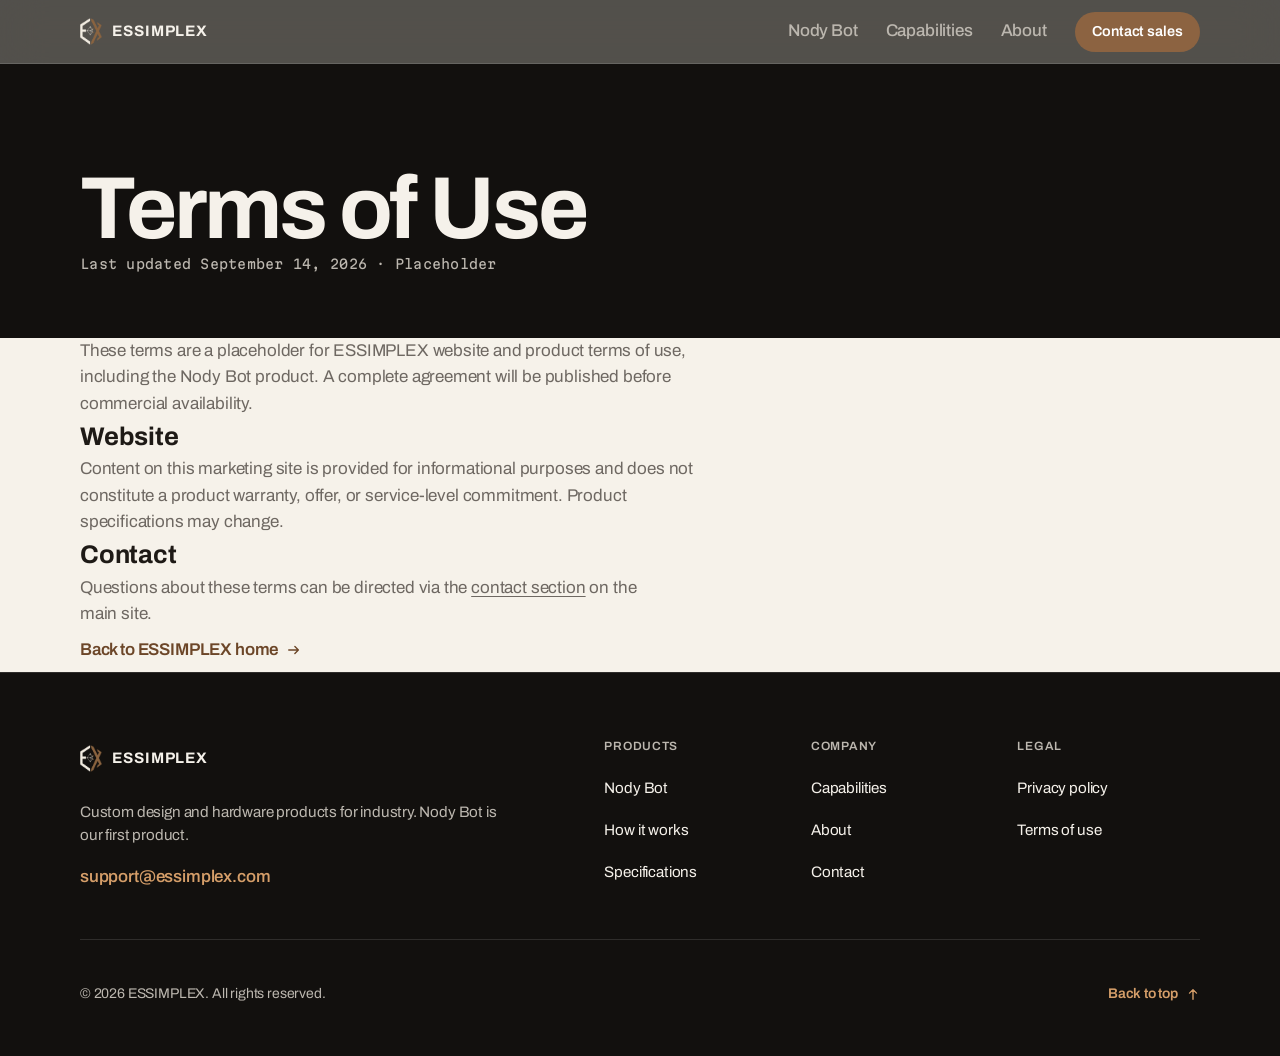
<file: terms.html>
<!DOCTYPE html>
<html lang="en" class="no-js">
<head>
  <meta charset="utf-8" />
  <meta name="viewport" content="width=device-width, initial-scale=1" />
  <title>Terms of Use | ESSIMPLEX</title>
  <meta name="description" content="Terms of Use for ESSIMPLEX. Placeholder until the full document is published." />
  <link rel="canonical" href="https://essimplex.com/" />
  <meta property="og:type" content="website" />
  <meta property="og:site_name" content="ESSIMPLEX" />
  <meta property="og:title" content="Terms of Use | ESSIMPLEX" />
  <meta property="og:description" content="Terms of Use for ESSIMPLEX. Placeholder until the full document is published." />
  <meta property="og:url" content="https://essimplex.com/" />
  <meta property="og:image" content="https://essimplex.com/assets/essimplex-og.png" />
  <meta property="og:image:width" content="1200" />
  <meta property="og:image:height" content="630" />
  <meta property="og:image:alt" content="ESSIMPLEX logo" />
  <meta name="twitter:card" content="summary_large_image" />
  <meta name="twitter:title" content="Terms of Use | ESSIMPLEX" />
  <meta name="twitter:description" content="Terms of Use for ESSIMPLEX. Placeholder until the full document is published." />
  <meta name="twitter:image" content="https://essimplex.com/assets/essimplex-og.png" />
  <meta name="theme-color" content="#1E1E20" />
  <link rel="icon" href="assets/favicon-32.png" type="image/png" sizes="32x32" />
  <link rel="icon" href="assets/favicon-16.png" type="image/png" sizes="16x16" />
  <link rel="icon" href="assets/icon-192.png" type="image/png" sizes="192x192" />
  <link rel="apple-touch-icon" href="assets/apple-touch-icon.png" sizes="180x180" />
  <link rel="preload" href="assets/fonts/archivo-var.woff2" as="font" type="font/woff2" crossorigin />
  <link rel="preload" href="assets/fonts/martian-mono.woff2" as="font" type="font/woff2" crossorigin />
  <link rel="stylesheet" href="styles.css?v=20261030b" />
  <script>document.documentElement.className = document.documentElement.className.replace("no-js", "js");</script>
  <script src="app.js?v=20261030b" defer></script>
</head>
<body class="page-legal">
  <a class="skip-link" href="#main">Skip to content</a>
  <header class="site-header" id="site-header">
    <div class="wrap header-inner">
      <a class="brand" href="index.html" aria-label="ESSIMPLEX home">
        <img src="assets/essimplex-mark-sm-light.png" width="26" height="32" alt="" />
        <span class="brand-name">ESSIMPLEX</span>
      </a>
      <button type="button" class="nav-toggle" id="nav-toggle" aria-expanded="false" aria-controls="primary-nav">
        <span class="nav-toggle__bars" aria-hidden="true"></span><span class="nav-toggle__label">Menu</span>
      </button>
      <nav class="nav" id="primary-nav" aria-label="Primary">
        <ul class="nav__list"><li><a href="nody-bot.html">Nody Bot</a></li><li><a href="index.html#capabilities">Capabilities</a></li><li><a href="about.html">About</a></li></ul>
        <a class="btn btn--primary btn--sm nav__cta" href="mailto:support@essimplex.com?subject=ESSIMPLEX%20inquiry">Contact sales</a>
      </nav>
    </div>
  </header>

  <main id="main">
    <section class="page-head ground-dark" aria-labelledby="page-heading">
      <div class="wrap">
        <h1 class="display" id="page-heading">Terms of Use</h1>
        <p class="page-head__meta reading">Last updated September 14, 2026 &middot; Placeholder</p>
      </div>
    </section>
    <div class="legal ground-paper">
      <div class="wrap">
      <article class="legal__body">
        <p>These terms are a placeholder for ESSIMPLEX website and product terms of use, including the Nody Bot product. A complete agreement will be published before commercial availability.</p>
        <h2>Website</h2>
        <p>Content on this marketing site is provided for informational purposes and does not constitute a product warranty, offer, or service-level commitment. Product specifications may change.</p>
        <h2>Contact</h2>
        <p>Questions about these terms can be directed via the <a href="index.html#contact">contact section</a> on the main site.</p>
        <p><a class="text-link" href="index.html">Back to ESSIMPLEX home <svg class="ico-arrow" viewBox="0 0 16 16" aria-hidden="true" focusable="false"><path d="M2 8h11M9 4l4 4-4 4" fill="none" stroke="currentColor" stroke-width="1.6" stroke-linecap="round" stroke-linejoin="round"/></svg></a></p>
      </article>
      </div>
    </div>
  </main>

  <footer class="site-footer ground-dark">
    <div class="wrap">
      <div class="footer__top">
        <div class="footer__brand">
          <a class="brand" href="index.html" aria-label="ESSIMPLEX home">
            <img src="assets/essimplex-mark-sm-light.png" width="26" height="32" alt="" loading="lazy" />
            <span class="brand-name">ESSIMPLEX</span>
          </a>
          <p>Custom design and hardware products for industry. Nody Bot is our first product.</p>
          <a class="footer__mail" href="mailto:support@essimplex.com?subject=ESSIMPLEX%20inquiry">support@essimplex.com</a>
        </div>
        <div class="footer__cols">
          <nav class="footer__col" aria-label="Products">
            <h2>Products</h2>
            <ul>
              <li><a href="nody-bot.html">Nody Bot</a></li>
              <li><a href="nody-bot.html#how">How it works</a></li>
              <li><a href="nody-bot.html#specs">Specifications</a></li>
            </ul>
          </nav>
          <nav class="footer__col" aria-label="Company">
            <h2>Company</h2>
            <ul>
              <li><a href="index.html#capabilities">Capabilities</a></li>
              <li><a href="about.html">About</a></li>
              <li><a href="index.html#contact">Contact</a></li>
            </ul>
          </nav>
          <nav class="footer__col" aria-label="Legal">
            <h2>Legal</h2>
            <ul>
              <li><a href="privacy.html">Privacy policy</a></li>
              <li><a href="terms.html">Terms of use</a></li>
            </ul>
          </nav>
        </div>
      </div>
      <div class="footer__bottom">
        <p>&copy; 2026 ESSIMPLEX. All rights reserved.</p>
        <a class="text-link" href="#main">Back to top <svg class="ico-arrow" viewBox="0 0 16 16" aria-hidden="true" focusable="false" style="transform:rotate(-90deg)"><path d="M2 8h11M9 4l4 4-4 4" fill="none" stroke="currentColor" stroke-width="1.6" stroke-linecap="round" stroke-linejoin="round"/></svg></a>
      </div>
    </div>
  </footer>
</body>
</html>
</file>
<file: styles.css>
/* ESSIMPLEX Apple-test design system
   Skills: apple-design + web-design-excellence
   Thesis: product-page calm — large type, warm stone canvas, deep charcoal,
   copper as the single accent; the circuit wire is the one authored motion. */

@font-face {
  font-family: "Archivo";
  src: url("assets/fonts/archivo-var.woff2") format("woff2");
  font-weight: 400 800;
  font-stretch: 100% 125%;
  font-style: normal;
  font-display: swap;
}
@font-face {
  font-family: "Martian Mono";
  src: url("assets/fonts/martian-mono.woff2") format("woff2");
  font-weight: 400 500;
  font-style: normal;
  font-display: swap;
}

:root {
  /* Palette — warm neutrals + charcoal + copper #8B6440 */
  --canvas: #F7F3ED;
  --surface: #FFFCF7;
  --surface-2: #EFE9E0;
  --charcoal: #121110;
  --charcoal-2: #1C1A18;
  --charcoal-3: #2A2724;
  --copper: #8B6440;
  --copper-ink: #6A472C;
  --copper-bright: #C99468;
  --copper-soft: #E8C9A8;
  --status: #34C759; /* tiny status dot only */
  --text: #1A1714;
  --text-2: #6E675F;
  --on-dark: #F5F1EB;
  --on-dark-2: #B8B0A6;
  --rule: rgba(139, 100, 64, 0.22);
  --rule-strong: rgba(139, 100, 64, 0.4);
  --rule-dark: rgba(255, 255, 255, 0.12);

  --font: -apple-system, BlinkMacSystemFont, "SF Pro Display", "SF Pro Text",
          "Archivo", "Segoe UI", system-ui, sans-serif;
  --mono: "Martian Mono", ui-monospace, "SF Mono", Menlo, Consolas, monospace;

  --fs-label: 0.8125rem;
  --fs-small: 0.9375rem;
  --fs-body: 1.0625rem;
  --fs-lede: clamp(1.1875rem, 1.05rem + 0.55vw, 1.375rem);
  --fs-h3: 1.3125rem;
  --fs-h2: clamp(2rem, 1.35rem + 2.8vw, 3.25rem);
  --fs-display: clamp(2.75rem, 1.6rem + 5.2vw, 5.5rem);

  --s-1: 4px; --s-2: 8px; --s-3: 12px; --s-4: 16px; --s-5: 20px; --s-6: 24px;
  --s-8: 32px; --s-10: 40px; --s-12: 48px; --s-16: 64px; --s-20: 80px;
  --s-24: 96px; --s-32: 128px; --s-40: 160px;
  --section: clamp(80px, 12vw, 160px);
  --gutter: clamp(20px, 5vw, 48px);
  --wrap: 1120px;
  --header-h: 56px;

  --radius-sm: 8px;
  --radius: 14px;
  --radius-lg: 22px;
  --radius-xl: 28px;

  --duration-micro: 80ms;
  --duration-quick: 150ms;
  --duration-fast: 250ms;
  --duration-medium: 350ms;
  --ease: cubic-bezier(0.22, 1, 0.36, 1);
  --ease-out: cubic-bezier(0.16, 1, 0.3, 1);

  --shadow-soft: 0 1px 2px rgba(26, 23, 20, 0.04), 0 8px 24px -8px rgba(26, 23, 20, 0.1);
  --shadow-lift: 0 1px 2px rgba(26, 23, 20, 0.05), 0 16px 40px -12px rgba(26, 23, 20, 0.16);
  --shadow-dark: 0 1px 0 rgba(255,255,255,0.06) inset, 0 20px 48px -16px rgba(0,0,0,0.55);

  --focus: var(--copper-ink);
  color-scheme: light;
}

@supports (color: oklch(0 0 0)) {
  :root {
    --canvas: oklch(0.962 0.012 82);
    --surface: oklch(0.99 0.006 85);
    --surface-2: oklch(0.935 0.015 80);
    --charcoal: oklch(0.175 0.005 70);
    --charcoal-2: oklch(0.22 0.006 70);
    --charcoal-3: oklch(0.28 0.008 70);
    --copper: oklch(0.535 0.072 60);
    --copper-ink: oklch(0.43 0.068 58);
    --copper-bright: oklch(0.74 0.095 65);
    --copper-soft: oklch(0.86 0.055 72);
    --status: oklch(0.72 0.17 150);
    --text: oklch(0.22 0.01 70);
    --text-2: oklch(0.52 0.012 70);
    --on-dark: oklch(0.96 0.01 82);
    --on-dark-2: oklch(0.78 0.012 78);
  }
}

@media (min-width: 900px) { :root { --header-h: 64px; } }

*, *::before, *::after { box-sizing: border-box; }
html {
  -webkit-text-size-adjust: 100%;
  text-size-adjust: 100%;
  scroll-padding-top: calc(var(--header-h) + 16px);
  background: var(--charcoal);
}
@media (prefers-reduced-motion: no-preference) {
  html { scroll-behavior: smooth; }
}
body {
  margin: 0;
  font-family: var(--font);
  font-size: var(--fs-body);
  line-height: 1.55;
  letter-spacing: -0.01em;
  color: var(--text);
  background: var(--canvas);
  -webkit-font-smoothing: antialiased;
  -moz-osx-font-smoothing: grayscale;
  overflow-wrap: break-word;
  caret-color: var(--copper);
}
img, svg { display: block; max-width: 100%; }
h1, h2, h3, p, ul, ol, dl, dd, figure { margin: 0; }
ul[role="list"], ol[role="list"] { list-style: none; padding: 0; }
a { color: inherit; text-underline-offset: 0.2em; text-decoration-thickness: 1px; }
::selection { background: var(--copper-bright); color: var(--charcoal); }
:focus-visible {
  outline: 2px solid var(--focus);
  outline-offset: 3px;
  border-radius: var(--radius-sm);
}
html { scrollbar-color: var(--copper) var(--charcoal); }

.wrap {
  width: 100%;
  max-width: calc(var(--wrap) + 2 * var(--gutter));
  margin-inline: auto;
  padding-inline: var(--gutter);
}
.skip-link {
  position: absolute; left: var(--s-4); top: var(--s-3); z-index: 100;
  padding: var(--s-3) var(--s-4); min-height: 44px;
  display: inline-flex; align-items: center;
  border-radius: var(--radius); background: var(--copper-bright);
  color: var(--charcoal); font-weight: 600; text-decoration: none;
  transform: translateY(-200%);
}
.skip-link:focus { transform: none; }

/* Grounds */
.ground-dark { background: var(--charcoal); color: var(--on-dark); --focus: var(--copper-bright); }
.ground-dark-2 { background: var(--charcoal-2); color: var(--on-dark); --focus: var(--copper-bright); }
.ground-paper { background: var(--canvas); }
.ground-paper-2 { background: var(--surface-2); }
.ground-surface { background: var(--surface); }

/* Type */
.display {
  font-size: var(--fs-display);
  font-weight: 700;
  line-height: 1.02;
  letter-spacing: -0.035em;
  text-wrap: balance;
}
.h2 {
  font-size: var(--fs-h2);
  font-weight: 650;
  line-height: 1.08;
  letter-spacing: -0.028em;
  text-wrap: balance;
}
.h3 {
  font-size: var(--fs-h3);
  font-weight: 600;
  line-height: 1.25;
  letter-spacing: -0.015em;
}
.lede {
  font-size: var(--fs-lede);
  line-height: 1.45;
  letter-spacing: -0.015em;
  text-wrap: pretty;
  max-width: 36em;
  color: var(--text-2);
}
.ground-dark .lede, .ground-dark-2 .lede { color: var(--on-dark-2); }
p { text-wrap: pretty; max-width: 62ch; color: var(--text-2); }
.ground-dark p, .ground-dark-2 p { color: var(--on-dark-2); }
.muted { color: var(--text-2); }
.ground-dark .muted, .ground-dark-2 .muted { color: var(--on-dark-2); }
.reading {
  font-family: var(--mono);
  font-size: var(--fs-label);
  letter-spacing: 0.02em;
  font-variant-numeric: tabular-nums;
}

.text-link {
  display: inline-flex; align-items: center; gap: var(--s-2); min-height: 44px;
  font-weight: 600; color: var(--copper-ink); text-decoration: none;
  transition: color var(--duration-quick) var(--ease);
}
.text-link:hover { color: var(--charcoal); }
.ground-dark .text-link, .ground-dark-2 .text-link { color: var(--copper-bright); }
.ground-dark .text-link:hover, .ground-dark-2 .text-link:hover { color: var(--on-dark); }
.ico-arrow {
  width: 14px; height: 14px; flex: none;
  transition: transform var(--duration-quick) var(--ease);
}
a:hover > .ico-arrow { transform: translateX(3px); }

/* Buttons — Apple press feedback */
.actions { display: flex; flex-wrap: wrap; gap: var(--s-3); align-items: center; }
.btn {
  display: inline-flex; align-items: center; justify-content: center; gap: var(--s-2);
  min-height: 48px; padding: 0 1.35rem;
  border-radius: 980px; border: 0;
  font: 600 0.98rem/1 var(--font);
  letter-spacing: -0.01em;
  text-decoration: none; cursor: pointer;
  background: var(--charcoal); color: var(--on-dark);
  transition-property: background-color, color, transform, box-shadow, opacity;
  transition-duration: var(--duration-quick);
  transition-timing-function: ease-out;
}
.btn:active { transform: scale(0.97); }
.btn:hover { background: var(--charcoal-3); }
.btn--primary { background: var(--copper); color: #fff; }
.btn--primary:hover { background: var(--copper-ink); }
.btn--ghost {
  background: transparent; color: inherit;
  box-shadow: inset 0 0 0 1.5px var(--rule-dark);
}
.btn--ghost:hover { background: rgba(255,255,255,0.08); }
.ground-paper .btn--ghost, .ground-paper-2 .btn--ghost, .ground-surface .btn--ghost {
  box-shadow: inset 0 0 0 1.5px var(--rule-strong);
  color: var(--text);
}
.ground-paper .btn--ghost:hover, .ground-paper-2 .btn--ghost:hover, .ground-surface .btn--ghost:hover {
  background: rgba(139, 100, 64, 0.08);
}
.btn--lg { min-height: 54px; padding: 0 1.6rem; font-size: 1.05rem; }
.btn--sm { min-height: 40px; padding: 0 1.1rem; font-size: 0.9rem; }

/* Header — frosted material */
.site-header {
  position: sticky; top: 0; z-index: 50;
  height: var(--header-h);
  background: rgba(18, 17, 16, 0.72);
  -webkit-backdrop-filter: blur(20px) saturate(180%);
  backdrop-filter: blur(20px) saturate(180%);
  border-bottom: 1px solid var(--rule-dark);
  color: var(--on-dark);
  --focus: var(--copper-bright);
}
@media (prefers-reduced-transparency: reduce) {
  .site-header { background: var(--charcoal); backdrop-filter: none; -webkit-backdrop-filter: none; }
}
.header-inner {
  height: 100%;
  display: flex; align-items: center; gap: var(--s-4);
}
.brand {
  display: inline-flex; align-items: center; gap: 10px;
  text-decoration: none; flex: none;
  min-height: 44px;
}
.brand img { width: 22px; height: 27px; }
.brand-name {
  font-weight: 700; font-size: 0.95rem;
  letter-spacing: 0.06em;
}
.nav-toggle {
  margin-left: auto;
  display: inline-flex; align-items: center; gap: 8px;
  min-height: 44px; min-width: 44px; padding: 0 12px;
  border: 0; border-radius: 980px;
  background: transparent; color: inherit; cursor: pointer;
  font: 600 0.875rem/1 var(--font);
}
.nav-toggle__bars { position: relative; display: block; flex: none; width: 20px; height: 2px; margin: 6px 0; border-radius: 1px; background: currentColor; transition: background-color var(--duration-quick, 150ms) ease-out; }
.nav-toggle__bars::before, .nav-toggle__bars::after { content: ""; position: absolute; left: 0; width: 20px; height: 2px; border-radius: 1px; background: currentColor; transition: transform var(--duration-fast, 250ms) cubic-bezier(.22,1,.36,1); }
.nav-toggle__bars::before { top: -6px; }
.nav-toggle__bars::after { top: 6px; }
.nav-toggle[aria-expanded="true"] .nav-toggle__bars { background-color: transparent; }
.nav-toggle[aria-expanded="true"] .nav-toggle__bars::before { transform: translateY(6px) rotate(45deg); }
.nav-toggle[aria-expanded="true"] .nav-toggle__bars::after { transform: translateY(-6px) rotate(-45deg); }
.nav {
  display: none;
  position: absolute; left: 0; right: 0; top: 100%;
  padding: var(--s-4) var(--gutter) var(--s-6);
  background: rgba(28, 26, 24, 0.96);
  -webkit-backdrop-filter: blur(20px);
  backdrop-filter: blur(20px);
  border-bottom: 1px solid var(--rule-dark);
  flex-direction: column; gap: var(--s-4);
}
.nav.is-open { display: flex; }
.nav__list {
  list-style: none; margin: 0; padding: 0;
  display: flex; flex-direction: column; gap: 2px;
}
.nav__list a {
  display: flex; align-items: center; min-height: 44px;
  padding: 0 4px; text-decoration: none; font-weight: 500;
  color: var(--on-dark-2); letter-spacing: -0.01em;
  transition: color var(--duration-quick) var(--ease);
}
.nav__list a:hover, .nav__list a[aria-current="page"] { color: var(--on-dark); }
.nav__cta { align-self: stretch; justify-content: center; }
@media (min-width: 900px) {
  .nav-toggle { display: none; }
  .nav {
    display: flex; position: static; flex-direction: row;
    align-items: center; margin-left: auto;
    padding: 0; background: transparent; border: 0;
    backdrop-filter: none; -webkit-backdrop-filter: none;
    gap: var(--s-6);
  }
  .nav__list { flex-direction: row; gap: var(--s-5); }
  .nav__list a { min-height: 40px; }
  .nav__cta { align-self: auto; }
}

/* Hero */
.hero {
  position: relative;
  padding: clamp(48px, 8vw, 96px) 0 clamp(24px, 4vw, 40px);
  overflow: hidden;
}
.hero--home { min-height: min(78vh, 720px); display: flex; flex-direction: column; }
.hero__content { position: relative; z-index: 2; }
.hero__copy { max-width: 38rem; }
.hero__descriptor {
  margin-top: var(--s-6);
  font-size: var(--fs-lede);
  line-height: 1.45;
  letter-spacing: -0.015em;
  color: var(--on-dark-2);
  max-width: 34em;
}
.hero .actions { margin-top: var(--s-8); }
.hero__motto {
  margin-top: var(--s-4);
  font-size: clamp(1.25rem, 1rem + 1vw, 1.6rem);
  font-weight: 600;
  letter-spacing: -0.02em;
  color: var(--copper-bright);
}
.hero__lede {
  margin-top: var(--s-5);
  font-size: 1.0625rem;
  line-height: 1.55;
  color: var(--on-dark-2);
  max-width: 38em;
}
.breadcrumb {
  display: flex; align-items: center; gap: 8px;
  margin-bottom: var(--s-5);
  font-size: 0.875rem; color: var(--on-dark-2);
}
.breadcrumb a { color: var(--copper-bright); text-decoration: none; }
.breadcrumb a:hover { text-decoration: underline; }
.hero__grid {
  display: grid; gap: var(--s-10);
  align-items: start;
}
@media (min-width: 900px) {
  .hero__grid { grid-template-columns: 1.2fr 0.8fr; gap: var(--s-12); }
}

/* Wires */
.wires {
  position: relative; z-index: 1;
  margin-top: auto;
  pointer-events: none;
  --wire: var(--copper-bright);
}
.wires svg { width: 100%; height: auto; display: none; }
.wires .w-narrow { display: block; }
@media (min-width: 700px) {
  .wires .w-narrow { display: none; }
  .wires .w-mid { display: block; }
}
@media (min-width: 1200px) {
  .wires--home .w-mid { display: none; }
  .wires--home .w-wide { display: block; position: absolute; inset: auto 0 0 0; height: 100%; max-height: 520px; }
  .wires--home .w-wide--l { pointer-events: none; }
  .wires--home { min-height: 220px; }
}
.w-line, .w-main {
  fill: none; stroke: var(--wire); stroke-linecap: round; stroke-linejoin: round;
}
.w-line { stroke-width: 1.25; opacity: 0.34; }
.w-line.w-faint { opacity: 0.16; }
.w-main { stroke-width: 2; opacity: 0.92; }
.w-pad {
  fill: var(--charcoal); stroke: var(--wire); stroke-width: 1.75;
}
.w-pulse {
  fill: none; stroke: #fff; stroke-width: 2.5; stroke-linecap: round;
  stroke-dasharray: 70 9999;
  stroke-dashoffset: 0;
  opacity: 0.9;
  animation-name: wire-pulse;
  animation-timing-function: linear;
  animation-iteration-count: infinite;
}
.w-pulse--s { stroke-width: 1.75; opacity: 0.55; }
@keyframes wire-pulse {
  from { stroke-dashoffset: 0; }
  to { stroke-dashoffset: var(--end); }
}
.hero.is-off .w-pulse { animation-play-state: paused; }
.wires-legend {
  display: flex; justify-content: space-between;
  margin-top: var(--s-3); color: var(--on-dark-2); opacity: 0.7;
}
@media (prefers-reduced-motion: reduce) {
  .w-pulse { animation: none !important; opacity: 0; }
}

/* Feature panel (Nody Bot teaser) */
.section { padding: var(--section) 0; }
.section--tight { padding: clamp(48px, 7vw, 80px) 0; }
.feature__panel {
  border-radius: var(--radius-xl);
  padding: clamp(32px, 5vw, 56px);
  box-shadow: var(--shadow-dark);
  border-top: 2px solid var(--copper);
  display: grid; gap: var(--s-8);
}
@media (min-width: 800px) {
  .feature__panel { grid-template-columns: 1.1fr 0.9fr; align-items: end; gap: var(--s-12); }
}
.feature__kicker { color: var(--copper-bright); margin-bottom: var(--s-4); }
.feature__title img {
  width: min(100%, 420px); height: auto;
  filter: brightness(1.05);
}
.feature__lede {
  margin-top: var(--s-5);
  font-size: var(--fs-lede);
  letter-spacing: -0.015em;
  color: var(--on-dark);
  max-width: 22em;
}
.feature__side p { margin-bottom: var(--s-6); max-width: 36em; }

/* Split / facts */
.split {
  display: grid; gap: var(--s-10);
}
@media (min-width: 800px) {
  .split { grid-template-columns: 1.2fr 0.8fr; gap: var(--s-16); align-items: start; }
}
.split__copy .h2 { margin-bottom: var(--s-6); }
.split__copy .lede { margin-bottom: var(--s-4); color: var(--text); }
.facts {
  display: grid; gap: 0;
  border-top: 1px solid var(--rule);
}
.facts > div {
  display: grid; grid-template-columns: 7.5rem 1fr;
  gap: var(--s-4); padding: var(--s-5) 0;
  border-bottom: 1px solid var(--rule);
}
.facts dt { color: var(--text-2); }
.facts dd { font-weight: 550; letter-spacing: -0.01em; color: var(--text); }
.facts a { color: var(--copper-ink); text-decoration: none; font-weight: 600; }
.facts a:hover { text-decoration: underline; }

/* Ruled rows */
.caps { display: grid; gap: var(--s-10); }
@media (min-width: 900px) {
  .caps { grid-template-columns: 0.85fr 1.15fr; gap: var(--s-16); }
}
.caps__head .h2 { margin-bottom: var(--s-5); }
.ruled { border-top: 1px solid var(--rule); }
.ruled__row {
  display: grid; gap: var(--s-3);
  padding: var(--s-8) 0;
  border-bottom: 1px solid var(--rule);
}
@media (min-width: 600px) {
  .ruled__row { grid-template-columns: 14rem 1fr; gap: var(--s-8); align-items: start; }
}
.ruled__row p { margin: 0; }

/* Steps */
.section-head { margin-bottom: var(--s-12); max-width: 40rem; }
.section-head--split .h2 { margin-bottom: var(--s-4); }
.steps3, .prov {
  display: grid; gap: var(--s-6);
}
@media (min-width: 800px) {
  .steps3, .prov { grid-template-columns: repeat(3, 1fr); gap: var(--s-8); }
}
.prov__item {
  display: grid; gap: var(--s-4);
  padding: var(--s-6);
  border-radius: var(--radius-lg);
  background: rgba(255,255,255,0.04);
  border: 1px solid var(--rule-dark);
}
.ground-paper .prov__item, .ground-paper-2 .prov__item {
  background: var(--surface);
  border-color: var(--rule);
  box-shadow: var(--shadow-soft);
}
.prov__item > .reading {
  display: inline-flex; align-items: center; justify-content: center;
  width: 28px; height: 28px; border-radius: 50%;
  background: var(--copper); color: #fff; font-size: 0.75rem;
}
.prov__item h3 { margin-bottom: var(--s-2); color: inherit; }
.prov__item p { margin: 0; }

/* Teaser */
.teaser {
  display: flex; flex-wrap: wrap; gap: var(--s-8);
  align-items: center; justify-content: space-between;
}
.teaser__kicker { color: var(--copper-ink); margin-bottom: var(--s-3); }
.teaser__copy .h2 { margin-bottom: var(--s-3); }
.teaser__copy .lede { margin: 0; }

/* Close / contact */
.close { padding: var(--section) 0; }
.close__grid {
  display: grid; gap: var(--s-10);
}
@media (min-width: 800px) {
  .close__grid { grid-template-columns: 1.1fr 0.9fr; gap: var(--s-16); align-items: end; }
}
.close__copy .h2 { margin-bottom: var(--s-4); }
.close__mail {
  display: inline-block;
  font-size: clamp(1.25rem, 1rem + 1.2vw, 1.75rem);
  font-weight: 600;
  letter-spacing: -0.02em;
  color: var(--copper-bright);
  text-decoration: none;
  margin-bottom: var(--s-6);
}
.close__mail:hover { text-decoration: underline; }

/* Footer */
.site-footer {
  padding: var(--s-16) 0 var(--s-10);
  border-top: 1px solid var(--rule-dark);
}
.footer__top {
  display: grid; gap: var(--s-12);
  padding-bottom: var(--s-12);
  border-bottom: 1px solid var(--rule-dark);
}
@media (min-width: 800px) {
  .footer__top { grid-template-columns: 1.2fr 1.5fr; }
}
.footer__brand p {
  margin: var(--s-5) 0 var(--s-4);
  max-width: 28em;
  color: var(--on-dark-2);
  font-size: 0.95rem;
}
.footer__mail {
  color: var(--copper-bright); text-decoration: none; font-weight: 550;
}
.footer__mail:hover { text-decoration: underline; }
.footer__cols {
  display: grid; grid-template-columns: repeat(3, 1fr); gap: var(--s-6);
}
.footer__col h2 {
  font-size: 0.75rem; font-weight: 600;
  letter-spacing: 0.06em; text-transform: uppercase;
  color: var(--on-dark-2); margin-bottom: var(--s-4);
}
.footer__col ul { list-style: none; padding: 0; margin: 0; }
.footer__col li + li { margin-top: 6px; }
.footer__col a {
  color: var(--on-dark); text-decoration: none; font-size: 0.95rem;
  min-height: 36px; display: inline-flex; align-items: center;
}
.footer__col a:hover { color: var(--copper-bright); }
.footer__bottom {
  display: flex; flex-wrap: wrap; gap: var(--s-4);
  justify-content: space-between; align-items: center;
  padding-top: var(--s-8);
  color: var(--on-dark-2); font-size: 0.875rem;
}
.footer__bottom p { margin: 0; max-width: none; color: inherit; }

/* Plate (glance card) */
.plate {
  border-radius: var(--radius-lg);
  background: rgba(255,255,255,0.04);
  border: 1px solid var(--rule-dark);
  box-shadow: var(--shadow-dark);
}
.plate__inner { padding: var(--s-6); }
.plate__head {
  display: flex; align-items: center; justify-content: space-between;
  gap: var(--s-3); margin-bottom: var(--s-5);
}
.plate__title { font-size: 1rem; font-weight: 600; letter-spacing: -0.01em; }
.plate__chip {
  padding: 4px 10px; border-radius: 980px;
  background: rgba(201, 148, 104, 0.15); color: var(--copper-bright);
}
.plate__rows { display: grid; gap: 0; }
.plate__rows > div {
  display: grid; grid-template-columns: 1fr 1.2fr;
  gap: var(--s-3); padding: 12px 0;
  border-top: 1px solid var(--rule-dark);
}
.plate__rows dt { color: var(--on-dark-2); }
.plate__rows dd { color: var(--on-dark); font-weight: 550; text-align: right; }
.plate__foot {
  margin-top: var(--s-4); padding-top: var(--s-4);
  border-top: 1px solid var(--rule-dark);
  color: var(--on-dark-2);
  display: flex; align-items: center; gap: 8px;
}
.plate__foot::before {
  content: ""; width: 8px; height: 8px; border-radius: 50%;
  background: var(--status); flex: none;
}

/* Sequence (check-in graph) */
.seq { margin-top: var(--s-4); }
.seq__stage { display: grid; gap: var(--s-8); }
.seq__strip {
  position: sticky; top: calc(var(--header-h) + 8px); z-index: 2;
  padding: var(--s-4) 0 var(--s-3);
  background: linear-gradient(var(--charcoal-2) 70%, transparent);
}
.seq__plot { position: relative; }
.seq__plot svg { width: 100%; height: auto; }
.seq__plot .t-narrow { display: block; }
.seq__plot .t-wide { display: none; }
@media (min-width: 700px) {
  .seq__plot .t-narrow { display: none; }
  .seq__plot .t-wide { display: block; }
}
.t-track, .t-aux, .t-drop, .t-line {
  fill: none; stroke-linecap: round; stroke-linejoin: round;
}
.t-aux { stroke: rgba(201,148,104,0.18); stroke-width: 1.25; }
.t-track { stroke: rgba(201,148,104,0.35); stroke-width: 2; }
.t-drop { stroke: rgba(201,148,104,0.2); stroke-width: 1; }
.t-line { stroke: var(--copper-bright); stroke-width: 2.5; }
.seq__marker {
  position: absolute;
  left: var(--x); top: calc(var(--yn) * 100%);
  transform: translate(-50%, -50%);
  width: 28px; height: 28px; border-radius: 50%;
  display: grid; place-items: center;
  font-family: var(--mono); font-size: 0.7rem;
  background: var(--charcoal-2); color: var(--on-dark-2);
  border: 1.5px solid rgba(201,148,104,0.45);
  transition: background var(--duration-fast) var(--ease),
              color var(--duration-fast) var(--ease),
              border-color var(--duration-fast) var(--ease),
              transform var(--duration-fast) var(--ease);
}
@media (min-width: 700px) {
  .seq__marker { top: calc(var(--ynw) * 100%); }
}
.seq__marker.is-on {
  background: var(--copper); color: #fff;
  border-color: var(--copper-bright);
  transform: translate(-50%, -50%) scale(1.05);
}
.seq__axis {
  display: flex; justify-content: space-between;
  margin-top: var(--s-2); color: var(--on-dark-2); opacity: 0.65;
}
.seq__steps { display: grid; gap: var(--s-4); }
.seq__step {
  display: grid;
  grid-template-columns: 2rem 1fr;
  column-gap: var(--s-4);
  row-gap: var(--s-2);
  padding: var(--s-5);
  border-radius: var(--radius);
  border: 1px solid transparent;
  opacity: 0.45;
  transition: opacity var(--duration-fast) var(--ease),
              background var(--duration-fast) var(--ease),
              border-color var(--duration-fast) var(--ease);
}
.seq__step > .seq__num { grid-row: 1 / span 3; padding-top: 2px; color: var(--copper-bright); }
.seq__step h3 { grid-column: 2; color: var(--on-dark); }
.seq__step p { grid-column: 2; margin: 0; }
.seq__step .reading-note { color: var(--copper-soft); opacity: 0.85; }
.seq__step.is-on { opacity: 1; }
.seq__step.is-current {
  background: rgba(255,255,255,0.04);
  border-color: var(--rule-dark);
}
@media (min-width: 900px) {
  .seq { --seq-track: 320vh; }
  .seq[data-seq] { height: var(--seq-track); position: relative; }
  .seq__stage {
    position: sticky; top: var(--header-h);
    height: calc(100vh - var(--header-h));
    display: grid; grid-template-rows: auto 1fr;
    gap: var(--s-6); padding: var(--s-6) 0 var(--s-8);
    align-content: start;
  }
  .seq__strip {
    position: static; background: transparent; padding: 0;
  }
  .seq__steps {
    grid-template-columns: repeat(5, 1fr);
    gap: var(--s-3);
    align-items: start;
  }
  .seq__step {
    grid-template-columns: 1fr;
    min-height: 0;
  }
  .seq__step > .seq__num { grid-row: auto; }
  .seq__step h3, .seq__step p, .seq__step .reading-note { grid-column: 1; }
  .seq__step p { font-size: 0.92rem; }
}

/* Specs */
.specs {
  display: grid; gap: var(--s-12);
}
@media (min-width: 900px) {
  .specs { grid-template-columns: 0.85fr 1.15fr; gap: var(--s-16); }
}
.specs__meta .h2 { margin-bottom: var(--s-4); }
.specs__meta > p { margin-bottom: var(--s-6); }
.specs__facts {
  display: grid; gap: 0; margin-bottom: var(--s-8);
  border-top: 1px solid var(--rule);
}
.specs__facts > div {
  display: grid; grid-template-columns: 6rem 1fr;
  gap: var(--s-4); padding: var(--s-4) 0;
  border-bottom: 1px solid var(--rule);
}
.specs__facts dt { color: var(--text-2); }
.specs__facts dd { font-weight: 550; color: var(--text); }
.spec-group + .spec-group { margin-top: var(--s-10); }
.spec-group .h3 { margin-bottom: var(--s-4); }
.spec {
  width: 100%; border-collapse: collapse;
  font-size: 0.98rem;
}
.spec th, .spec td {
  text-align: left; vertical-align: top;
  padding: 14px 0; border-bottom: 1px solid var(--rule);
}
.spec th {
  width: 38%; font-weight: 550; color: var(--text);
  padding-right: var(--s-4); letter-spacing: -0.01em;
}
.spec td { color: var(--text-2); }
.prov-ships {
  margin-top: var(--s-10);
  padding: var(--s-6);
  border-radius: var(--radius-lg);
}
.prov-ships .reading { color: var(--copper-ink); margin-bottom: var(--s-2); }
.audience { margin-top: var(--s-10); }
.audience .h3 { margin-bottom: var(--s-4); }
.audience ul { padding-left: 1.1rem; margin: 0; }
.audience li {
  color: var(--text-2); margin-bottom: 8px;
  max-width: 48ch;
}
.audience li::marker { color: var(--copper); }

/* About */
.page-head { padding: clamp(56px, 10vw, 100px) 0 clamp(40px, 6vw, 64px); }
.about { padding: var(--section) 0; }
.people {
  display: grid; gap: var(--s-12);
}
@media (min-width: 700px) {
  .people { grid-template-columns: repeat(2, 1fr); gap: var(--s-12); max-width: 46rem; }
}
.person { max-width: 22rem; }
.person__photo {
  aspect-ratio: 4 / 5;
  border-radius: var(--radius-lg);
  background: var(--charcoal-2);
  border: 1px solid var(--rule);
  margin-bottom: var(--s-5);
  overflow: hidden;
  display: grid; place-items: center;
}
.person__photo--empty svg {
  width: 40%; height: auto;
  stroke: rgba(201,148,104,0.45); fill: none; stroke-width: 1.5;
}
.person__name {
  font-size: 1.35rem; font-weight: 650;
  letter-spacing: -0.02em; margin-bottom: 4px;
  color: var(--text);
}
.person__title { color: var(--copper-ink); }
.person__intro { margin-top: var(--s-4); color: var(--text-2); }

/* Reduced motion — keep scroll state, drop decorative motion */
@media (prefers-reduced-motion: reduce) {
  .btn:active { transform: none; }
  a:hover > .ico-arrow { transform: none; }
  .seq__marker, .seq__step {
    transition-property: background-color, color, border-color, opacity;
  }
  .seq__marker.is-on { transform: translate(-50%, -50%); }
}

/* No-JS: sequence fully drawn */
html.no-js .seq-clip { width: 1300px !important; }
html:not(.js-seq) .seq-clip { width: 1300px !important; }
html:not(.js-seq) .seq__marker,
html:not(.js-seq) .seq__step { opacity: 1; }
html:not(.js-seq) .seq__marker { background: var(--copper); color: #fff; border-color: var(--copper-bright); }
</file>
